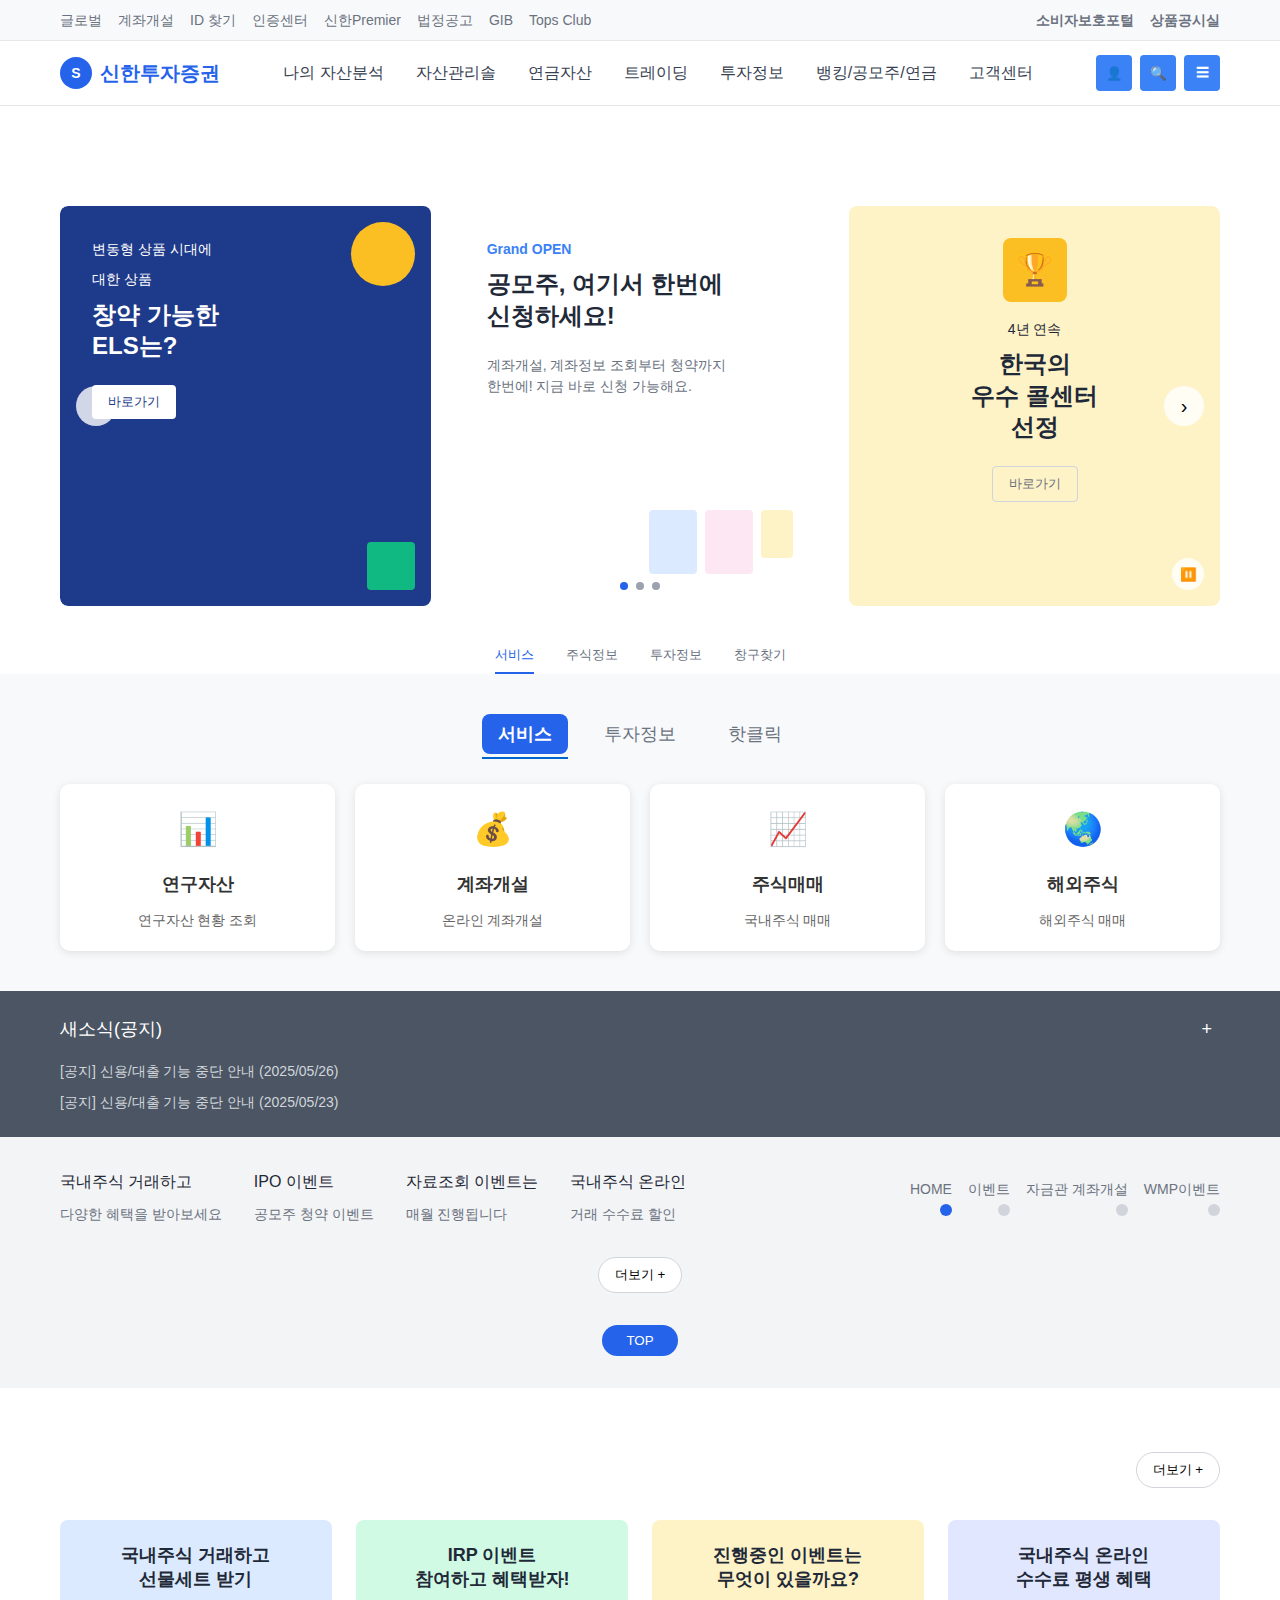
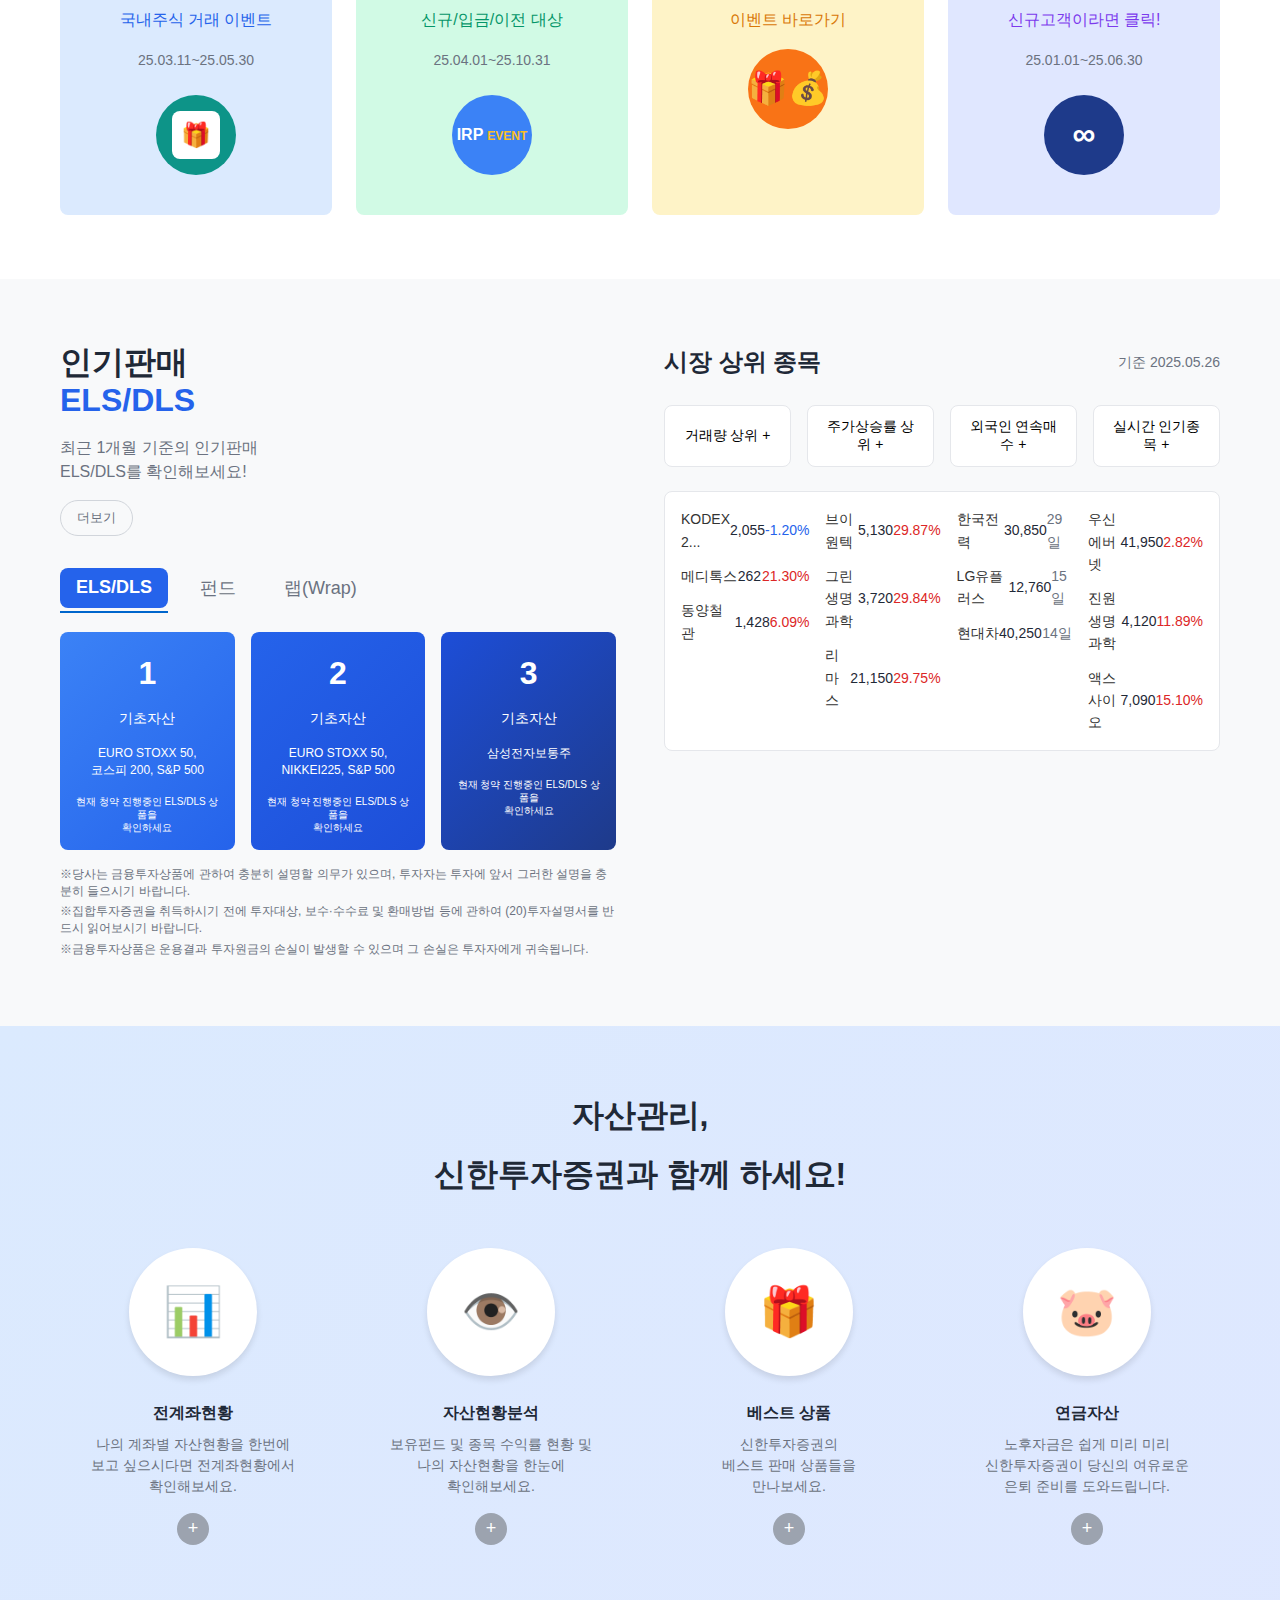
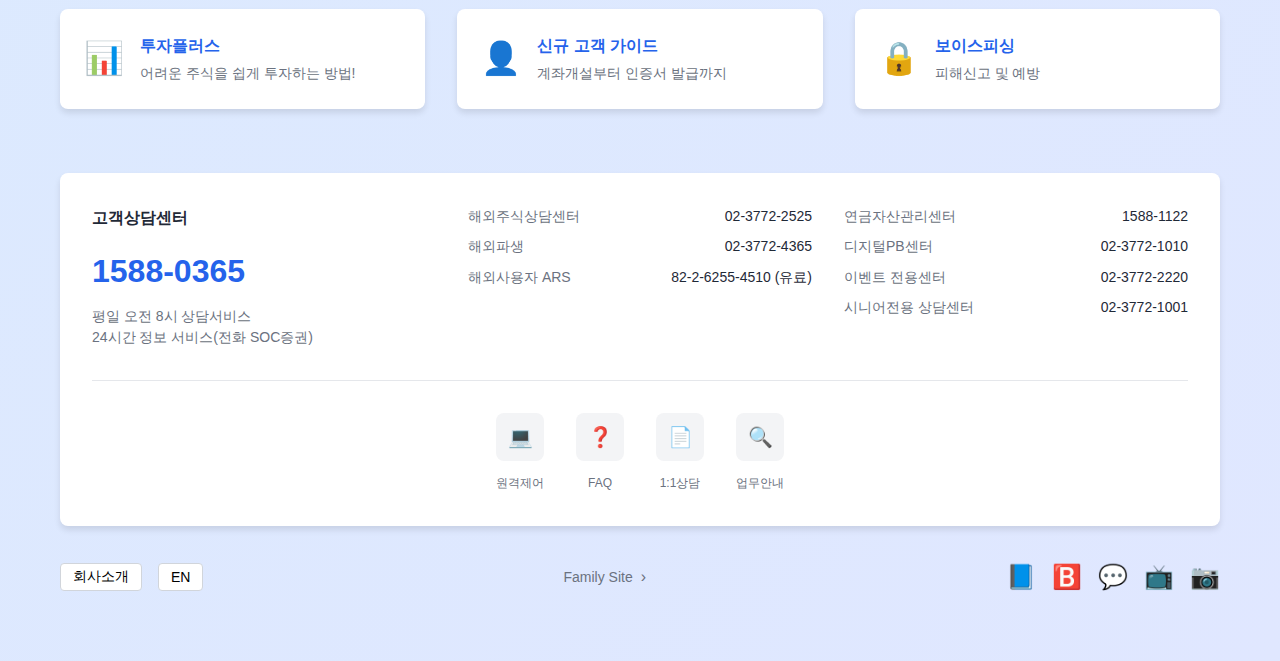
<file: homepage/index.html>
<!DOCTYPE html>
<html lang="ko">
<head>
    <meta charset="UTF-8">
    <meta name="viewport" content="width=device-width, initial-scale=1.0">
    <title>신한투자증권</title>
    <link rel="stylesheet" href="css/styles.css">
</head>
<body>
    <!-- Top Utility Bar -->
    <div class="top-bar">
        <div class="container">
            <div class="top-bar-content">
                <div class="top-links">
                    <a href="#">글로벌</a>
                    <a href="#">계좌개설</a>
                    <a href="#">ID 찾기</a>
                    <a href="#">인증센터</a>
                    <a href="#">신한Premier</a>
                    <a href="#">법정공고</a>
                    <a href="#">GIB</a>
                    <a href="#">Tops Club</a>
                </div>
                <div class="top-links-right">
                    <a href="#" class="highlight">소비자보호포털</a>
                    <a href="#" class="highlight">상품공시실</a>
                </div>
            </div>
        </div>
    </div>

    <!-- Main Header -->
    <header class="main-header">
        <div class="container">
            <div class="header-content">
                <!-- Logo -->
                <div class="logo">
                    <div class="logo-icon">S</div>
                    <span class="logo-text">신한투자증권</span>
                </div>

                <!-- Navigation -->
                <nav class="main-nav">
                    <a href="#">나의 자산분석</a>
                    <a href="#">자산관리솔</a>
                    <a href="#">연금자산</a>
                    <a href="#">트레이딩</a>
                    <a href="#">투자정보</a>
                    <a href="#">뱅킹/공모주/연금</a>
                    <a href="#">고객센터</a>
                </nav>

                <!-- Action Buttons -->
                <div class="action-buttons">
                    <button class="action-btn">👤</button>
                    <button class="action-btn">🔍</button>
                    <button class="action-btn">☰</button>
                </div>
            </div>
        </div>
    </header>

    <!-- Main Banner Carousel -->
    <section class="banner-section">
        <div class="container">
            <div class="carousel-container">
                <div class="carousel-wrapper">
                    <div class="carousel-slides" id="carouselSlides">
                        <!-- Slide 1 -->
                        <div class="slide active">
                            <div class="slide-grid">
                                <div class="slide-card els-card">
                                    <div class="card-content">
                                        <div class="card-subtitle">변동형 상품 시대에</div>
                                        <div class="card-subtitle">대한 상품</div>
                                        <h3 class="card-title">창약 가능한<br>ELS는?</h3>
                                        <button class="card-btn">바로가기</button>
                                    </div>
                                    <div class="card-decoration yellow-circle"></div>
                                    <div class="card-decoration green-rect"></div>
                                </div>

                                <div class="slide-card grand-open-card">
                                    <div class="card-content">
                                        <div class="card-badge">Grand OPEN</div>
                                        <h3 class="card-title">공모주, 여기서 한번에<br>신청하세요!</h3>
                                        <p class="card-description">계좌개설, 계좌정보 조회부터 청약까지<br>한번에! 지금 바로 신청 가능해요.</p>
                                    </div>
                                    <div class="card-illustration">
                                        <div class="illustration-item blue"></div>
                                        <div class="illustration-item pink"></div>
                                        <div class="illustration-item yellow"></div>
                                    </div>
                                </div>

                                <div class="slide-card award-card">
                                    <div class="card-content center">
                                        <div class="award-icon">🏆</div>
                                        <div class="card-subtitle">4년 연속</div>
                                        <h3 class="card-title">한국의<br>우수 콜센터<br>선정</h3>
                                        <button class="card-btn outline">바로가기</button>
                                    </div>
                                </div>
                            </div>
                        </div>

                        <!-- Slide 2 -->
                        <div class="slide">
                            <div class="slide-grid">
                                <div class="slide-card grand-open-card">
                                    <div class="card-content">
                                        <div class="card-badge">Grand OPEN</div>
                                        <h3 class="card-title">공모주, 여기서 한번에<br>신청하세요!</h3>
                                        <p class="card-description">계좌개설, 계좌정보 조회부터 청약까지<br>한번에! 지금 바로 신청 가능해요.</p>
                                    </div>
                                </div>

                                <div class="slide-card award-card">
                                    <div class="card-content center">
                                        <div class="award-icon">🏆</div>
                                        <div class="card-subtitle">4년 연속</div>
                                        <h3 class="card-title">한국의<br>우수 콜센터<br>선정</h3>
                                    </div>
                                </div>

                                <div class="slide-card els-card">
                                    <div class="card-content">
                                        <div class="card-subtitle">변동형 상품 시대에</div>
                                        <div class="card-subtitle">대한 상품</div>
                                        <h3 class="card-title">창약 가능한<br>ELS는?</h3>
                                    </div>
                                </div>
                            </div>
                        </div>

                        <!-- Slide 3 -->
                        <div class="slide">
                            <div class="slide-grid">
                                <div class="slide-card award-card">
                                    <div class="card-content center">
                                        <div class="award-icon">🏆</div>
                                        <div class="card-subtitle">4년 연속</div>
                                        <h3 class="card-title">한국의<br>우수 콜센터<br>선정</h3>
                                    </div>
                                </div>

                                <div class="slide-card els-card">
                                    <div class="card-content">
                                        <div class="card-subtitle">변동형 상품 시대에</div>
                                        <div class="card-subtitle">대한 상품</div>
                                        <h3 class="card-title">창약 가능한<br>ELS는?</h3>
                                    </div>
                                </div>

                                <div class="slide-card grand-open-card">
                                    <div class="card-content">
                                        <div class="card-badge">Grand OPEN</div>
                                        <h3 class="card-title">공모주, 여기서 한번에<br>신청하세요!</h3>
                                        <p class="card-description">계좌개설, 계좌정보 조회부터 청약까지<br>한번에! 지금 바로 신청 가능해요.</p>
                                    </div>
                                </div>
                            </div>
                        </div>
                    </div>
                </div>

                <!-- Navigation Arrows -->
                <button class="carousel-arrow prev" onclick="prevSlide()">‹</button>
                <button class="carousel-arrow next" onclick="nextSlide()">›</button>

                <!-- Slide Indicators -->
                <div class="carousel-indicators">
                    <button class="indicator active" onclick="goToSlide(0)"></button>
                    <button class="indicator" onclick="goToSlide(1)"></button>
                    <button class="indicator" onclick="goToSlide(2)"></button>
                </div>

                <!-- Play/Pause Control -->
                <div class="carousel-controls">
                    <button class="control-btn" onclick="togglePlay()">⏸️</button>
                </div>
            </div>

            <!-- Service Categories -->
            <div class="service-categories">
                <button class="category-btn active">서비스</button>
                <button class="category-btn">주식정보</button>
                <button class="category-btn">투자정보</button>
                <button class="category-btn">창구찾기</button>
            </div>
        </div>
    </section>

    <!-- Quick Service Section -->
    <section class="quick-service">
        <div class="container">
            <div class="service-tabs">
                <button class="tab-btn active">서비스</button>
                <button class="tab-btn">투자정보</button>
                <button class="tab-btn">핫클릭</button>
            </div>
            
            <div class="service-content active">
                <div class="service-grid">
                    <div class="service-item">
                        <div class="service-icon">📊</div>
                        <h4>연구자산</h4>
                        <p>연구자산 현황 조회</p>
                    </div>
                    <div class="service-item">
                        <div class="service-icon">💰</div>
                        <h4>계좌개설</h4>
                        <p>온라인 계좌개설</p>
                    </div>
                    <div class="service-item">
                        <div class="service-icon">📈</div>
                        <h4>주식매매</h4>
                        <p>국내주식 매매</p>
                    </div>
                    <div class="service-item">
                        <div class="service-icon">🌏</div>
                        <h4>해외주식</h4>
                        <p>해외주식 매매</p>
                    </div>
                </div>
            </div>

            <div class="service-content">
                <div class="service-grid">
                    <div class="service-item">
                        <div class="service-icon">📰</div>
                        <h4>시황정보</h4>
                        <p>국내외 시장동향</p>
                    </div>
                    <div class="service-item">
                        <div class="service-icon">📊</div>
                        <h4>투자전략</h4>
                        <p>전문가 투자전략</p>
                    </div>
                    <div class="service-item">
                        <div class="service-icon">📈</div>
                        <h4>시세정보</h4>
                        <p>실시간 시세조회</p>
                    </div>
                    <div class="service-item">
                        <div class="service-icon">📑</div>
                        <h4>공시정보</h4>
                        <p>기업 공시정보</p>
                    </div>
                </div>
            </div>

            <div class="service-content">
                <div class="service-grid">
                    <div class="service-item">
                        <div class="service-icon">🔥</div>
                        <h4>인기상품</h4>
                        <p>실시간 인기상품</p>
                    </div>
                    <div class="service-item">
                        <div class="service-icon">🎯</div>
                        <h4>추천종목</h4>
                        <p>오늘의 추천종목</p>
                    </div>
                    <div class="service-item">
                        <div class="service-icon">📱</div>
                        <h4>모바일앱</h4>
                        <p>모바일 서비스</p>
                    </div>
                    <div class="service-item">
                        <div class="service-icon">💡</div>
                        <h4>이벤트</h4>
                        <p>진행중인 이벤트</p>
                    </div>
                </div>
            </div>
        </div>
    </section>

    <!-- News Section -->
    <section class="news-section">
        <div class="container">
            <div class="news-header">
                <h3>새소식(공지)</h3>
                <button class="news-more">+</button>
            </div>
            <div class="news-list">
                <div class="news-item">[공지] 신용/대출 기능 중단 안내 (2025/05/26)</div>
                <div class="news-item">[공지] 신용/대출 기능 중단 안내 (2025/05/23)</div>
            </div>
        </div>
    </section>

    <!-- Footer Navigation -->
    <footer class="footer-nav">
        <div class="container">
            <div class="footer-content">
                <div class="footer-links">
                    <div class="footer-item">
                        <h4>국내주식 거래하고</h4>
                        <p>다양한 혜택을 받아보세요</p>
                    </div>
                    <div class="footer-item">
                        <h4>IPO 이벤트</h4>
                        <p>공모주 청약 이벤트</p>
                    </div>
                    <div class="footer-item">
                        <h4>자료조회 이벤트는</h4>
                        <p>매월 진행됩니다</p>
                    </div>
                    <div class="footer-item">
                        <h4>국내주식 온라인</h4>
                        <p>거래 수수료 할인</p>
                    </div>
                </div>
                <div class="footer-indicators">
                    <div class="indicator-item">
                        <span>HOME</span>
                        <div class="indicator-dot active"></div>
                    </div>
                    <div class="indicator-item">
                        <span>이벤트</span>
                        <div class="indicator-dot"></div>
                    </div>
                    <div class="indicator-item">
                        <span>자금관 계좌개설</span>
                        <div class="indicator-dot"></div>
                    </div>
                    <div class="indicator-item">
                        <span>WMP이벤트</span>
                        <div class="indicator-dot"></div>
                    </div>
                </div>
            </div>
            <div class="footer-actions">
                <button class="more-btn">더보기 +</button>
            </div>
            <div class="footer-top">
                <button class="top-btn">TOP</button>
            </div>
        </div>
    </footer>

    <!-- Events Section -->
    <section class="events-section">
        <div class="container">
            <div class="events-header">
                <button class="more-btn">더보기 +</button>
            </div>
            <div class="events-grid">
                <div class="event-card blue-theme">
                    <h3>국내주식 거래하고<br>선물세트 받기</h3>
                    <p class="event-category">국내주식 거래 이벤트</p>
                    <p class="event-date">25.03.11~25.05.30</p>
                    <div class="event-icon">
                        <div class="icon-circle teal">
                            <div class="icon-inner">🎁</div>
                        </div>
                    </div>
                </div>

                <div class="event-card green-theme">
                    <h3>IRP 이벤트<br>참여하고 혜택받자!</h3>
                    <p class="event-category">신규/입금/이전 대상</p>
                    <p class="event-date">25.04.01~25.10.31</p>
                    <div class="event-icon">
                        <div class="icon-circle blue">
                            <span class="irp-text">IRP<span class="event-text">EVENT</span></span>
                        </div>
                    </div>
                </div>

                <div class="event-card yellow-theme">
                    <h3>진행중인 이벤트는<br>무엇이 있을까요?</h3>
                    <p class="event-category">이벤트 바로가기</p>
                    <div class="event-icon">
                        <div class="icon-circle orange">
                            <span class="gift-icons">🎁💰</span>
                        </div>
                    </div>
                </div>

                <div class="event-card purple-theme">
                    <h3>국내주식 온라인<br>수수료 평생 혜택</h3>
                    <p class="event-category">신규고객이라면 클릭!</p>
                    <p class="event-date">25.01.01~25.06.30</p>
                    <div class="event-icon">
                        <div class="icon-circle dark-blue">
                            <span class="infinity">∞</span>
                        </div>
                    </div>
                </div>
            </div>
        </div>
    </section>

    <!-- Popular ELS/DLS Section -->
    <section class="els-section">
        <div class="container">
            <div class="els-grid">
                <!-- ELS/DLS Section -->
                <div class="els-content">
                    <div class="els-header">
                        <h2>인기판매<br><span class="blue-text">ELS/DLS</span></h2>
                        <p>최근 1개월 기준의 인기판매<br>ELS/DLS를 확인해보세요!</p>
                        <button class="more-btn outline">더보기</button>
                    </div>

                    <!-- Tab Navigation -->
                    <div class="tab-nav">
                        <button class="tab-btn active">ELS/DLS</button>
                        <button class="tab-btn">펀드</button>
                        <button class="tab-btn">랩(Wrap)</button>
                    </div>

                    <!-- ELS/DLS Cards -->
                    <div class="els-cards">
                        <div class="els-card-item gradient-1">
                            <div class="card-number">1</div>
                            <div class="card-label">기초자산</div>
                            <div class="card-assets">EURO STOXX 50,<br>코스피 200, S&P 500</div>
                            <div class="card-desc">현재 청약 진행중인 ELS/DLS 상품을<br>확인하세요</div>
                        </div>

                        <div class="els-card-item gradient-2">
                            <div class="card-number">2</div>
                            <div class="card-label">기초자산</div>
                            <div class="card-assets">EURO STOXX 50,<br>NIKKEI225, S&P 500</div>
                            <div class="card-desc">현재 청약 진행중인 ELS/DLS 상품을<br>확인하세요</div>
                        </div>

                        <div class="els-card-item gradient-3">
                            <div class="card-number">3</div>
                            <div class="card-label">기초자산</div>
                            <div class="card-assets">삼성전자보통주</div>
                            <div class="card-desc">현재 청약 진행중인 ELS/DLS 상품을<br>확인하세요</div>
                        </div>
                    </div>

                    <div class="els-disclaimer">
                        <p>※당사는 금융투자상품에 관하여 충분히 설명할 의무가 있으며, 투자자는 투자에 앞서 그러한 설명을 충분히 들으시기 바랍니다.</p>
                        <p>※집합투자증권을 취득하시기 전에 투자대상, 보수·수수료 및 환매방법 등에 관하여 (20)투자설명서를 반드시 읽어보시기 바랍니다.</p>
                        <p>※금융투자상품은 운용결과 투자원금의 손실이 발생할 수 있으며 그 손실은 투자자에게 귀속됩니다.</p>
                    </div>
                </div>

                <!-- Market Top Stocks -->
                <div class="market-content">
                    <div class="market-header">
                        <h3>시장 상위 종목</h3>
                        <span class="market-date">기준 2025.05.26</span>
                    </div>

                    <!-- Stock Categories -->
                    <div class="stock-categories">
                        <button class="stock-category">거래량 상위 +</button>
                        <button class="stock-category">주가상승률 상위 +</button>
                        <button class="stock-category">외국인 연속매수 +</button>
                        <button class="stock-category">실시간 인기종목 +</button>
                    </div>

                    <!-- Stock Table -->
                    <div class="stock-table">
                        <div class="stock-column">
                            <div class="stock-item">
                                <span class="stock-name">KODEX 2...</span>
                                <span class="stock-price">2,055</span>
                                <span class="stock-change negative">-1.20%</span>
                            </div>
                            <div class="stock-item">
                                <span class="stock-name">메디톡스</span>
                                <span class="stock-price">262</span>
                                <span class="stock-change positive">21.30%</span>
                            </div>
                            <div class="stock-item">
                                <span class="stock-name">동양철관</span>
                                <span class="stock-price">1,428</span>
                                <span class="stock-change positive">6.09%</span>
                            </div>
                        </div>

                        <div class="stock-column">
                            <div class="stock-item">
                                <span class="stock-name">브이원텍</span>
                                <span class="stock-price">5,130</span>
                                <span class="stock-change positive">29.87%</span>
                            </div>
                            <div class="stock-item">
                                <span class="stock-name">그린생명과학</span>
                                <span class="stock-price">3,720</span>
                                <span class="stock-change positive">29.84%</span>
                            </div>
                            <div class="stock-item">
                                <span class="stock-name">리마스</span>
                                <span class="stock-price">21,150</span>
                                <span class="stock-change positive">29.75%</span>
                            </div>
                        </div>

                        <div class="stock-column">
                            <div class="stock-item">
                                <span class="stock-name">한국전력</span>
                                <span class="stock-price">30,850</span>
                                <span class="stock-days">29일</span>
                            </div>
                            <div class="stock-item">
                                <span class="stock-name">LG유플러스</span>
                                <span class="stock-price">12,760</span>
                                <span class="stock-days">15일</span>
                            </div>
                            <div class="stock-item">
                                <span class="stock-name">현대차</span>
                                <span class="stock-price">40,250</span>
                                <span class="stock-days">14일</span>
                            </div>
                        </div>

                        <div class="stock-column">
                            <div class="stock-item">
                                <span class="stock-name">우신에버넷</span>
                                <span class="stock-price">41,950</span>
                                <span class="stock-change positive">2.82%</span>
                            </div>
                            <div class="stock-item">
                                <span class="stock-name">진원생명과학</span>
                                <span class="stock-price">4,120</span>
                                <span class="stock-change positive">11.89%</span>
                            </div>
                            <div class="stock-item">
                                <span class="stock-name">액스사이오</span>
                                <span class="stock-price">7,090</span>
                                <span class="stock-change positive">15.10%</span>
                            </div>
                        </div>
                    </div>
                </div>
            </div>
        </div>
    </section>

    <!-- Asset Management Section -->
    <section class="asset-section">
        <div class="container">
            <div class="asset-header">
                <h2>자산관리,</h2>
                <h2 class="blue-text">신한투자증권과 함께 하세요!</h2>
            </div>

            <!-- Service Icons -->
            <div class="asset-services">
                <div class="asset-service">
                    <div class="service-circle">
                        <span class="service-emoji">📊</span>
                    </div>
                    <h4>전계좌현황</h4>
                    <p>나의 계좌별 자산현황을 한번에<br>보고 싶으시다면 전계좌현황에서<br>확인해보세요.</p>
                    <button class="service-plus">+</button>
                </div>

                <div class="asset-service">
                    <div class="service-circle">
                        <span class="service-emoji">👁️</span>
                    </div>
                    <h4>자산현황분석</h4>
                    <p>보유펀드 및 종목 수익률 현황 및<br>나의 자산현황을 한눈에<br>확인해보세요.</p>
                    <button class="service-plus">+</button>
                </div>

                <div class="asset-service">
                    <div class="service-circle">
                        <span class="service-emoji">🎁</span>
                    </div>
                    <h4>베스트 상품</h4>
                    <p>신한투자증권의<br>베스트 판매 상품들을<br>만나보세요.</p>
                    <button class="service-plus">+</button>
                </div>

                <div class="asset-service">
                    <div class="service-circle">
                        <span class="service-emoji">🐷</span>
                    </div>
                    <h4>연금자산</h4>
                    <p>노후자금은 쉽게 미리 미리<br>신한투자증권이 당신의 여유로운<br>은퇴 준비를 도와드립니다.</p>
                    <button class="service-plus">+</button>
                </div>
            </div>

            <!-- Service Cards -->
            <div class="service-cards">
                <div class="service-card">
                    <div class="card-icon">📊</div>
                    <div class="card-info">
                        <h4>투자플러스</h4>
                        <p>어려운 주식을 쉽게 투자하는 방법!</p>
                    </div>
                </div>

                <div class="service-card">
                    <div class="card-icon">👤</div>
                    <div class="card-info">
                        <h4>신규 고객 가이드</h4>
                        <p>계좌개설부터 인증서 발급까지</p>
                    </div>
                </div>

                <div class="service-card">
                    <div class="card-icon">🔒</div>
                    <div class="card-info">
                        <h4>보이스피싱</h4>
                        <p>피해신고 및 예방</p>
                    </div>
                </div>
            </div>

            <!-- Contact Information -->
            <div class="contact-info">
                <div class="contact-grid">
                    <div class="contact-main">
                        <h4>고객상담센터</h4>
                        <div class="phone-number">1588-0365</div>
                        <p>평일 오전 8시 상담서비스<br>24시간 정보 서비스(전화 SOC증권)</p>
                    </div>

                    <div class="contact-details">
                        <div class="contact-item">
                            <span>해외주식상담센터</span>
                            <span>02-3772-2525</span>
                        </div>
                        <div class="contact-item">
                            <span>해외파생</span>
                            <span>02-3772-4365</span>
                        </div>
                        <div class="contact-item">
                            <span>해외사용자 ARS</span>
                            <span>82-2-6255-4510 (유료)</span>
                        </div>
                    </div>

                    <div class="contact-details">
                        <div class="contact-item">
                            <span>연금자산관리센터</span>
                            <span>1588-1122</span>
                        </div>
                        <div class="contact-item">
                            <span>디지털PB센터</span>
                            <span>02-3772-1010</span>
                        </div>
                        <div class="contact-item">
                            <span>이벤트 전용센터</span>
                            <span>02-3772-2220</span>
                        </div>
                        <div class="contact-item">
                            <span>시니어전용 상담센터</span>
                            <span>02-3772-1001</span>
                        </div>
                    </div>
                </div>

                <!-- Quick Links -->
                <div class="quick-links">
                    <div class="quick-link">
                        <div class="quick-icon">💻</div>
                        <span>원격제어</span>
                    </div>
                    <div class="quick-link">
                        <div class="quick-icon">❓</div>
                        <span>FAQ</span>
                    </div>
                    <div class="quick-link">
                        <div class="quick-icon">📄</div>
                        <span>1:1상담</span>
                    </div>
                    <div class="quick-link">
                        <div class="quick-icon">🔍</div>
                        <span>업무안내</span>
                    </div>
                </div>
            </div>

            <!-- Language and Social Links -->
            <div class="footer-bottom">
                <div class="language-links">
                    <button class="lang-btn">회사소개</button>
                    <button class="lang-btn">EN</button>
                </div>
                <div class="family-site">
                    <span>Family Site</span>
                    <button class="arrow-btn">›</button>
                </div>
                <div class="social-links">
                    <span class="social-icon">📘</span>
                    <span class="social-icon">🅱️</span>
                    <span class="social-icon">💬</span>
                    <span class="social-icon">📺</span>
                    <span class="social-icon">📷</span>
                </div>
            </div>
        </div>
    </section>

    <script>
        let currentSlide = 0;
        let isPlaying = true;
        let autoPlayInterval;

        function showSlide(index) {
            const slides = document.querySelectorAll('.slide');
            const indicators = document.querySelectorAll('.indicator');
            
            slides.forEach((slide, i) => {
                slide.classList.toggle('active', i === index);
            });
            
            indicators.forEach((indicator, i) => {
                indicator.classList.toggle('active', i === index);
            });
        }

        function nextSlide() {
            currentSlide = (currentSlide + 1) % 3;
            showSlide(currentSlide);
        }

        function prevSlide() {
            currentSlide = (currentSlide - 1 + 3) % 3;
            showSlide(currentSlide);
        }

        function goToSlide(index) {
            currentSlide = index;
            showSlide(currentSlide);
        }

        function togglePlay() {
            isPlaying = !isPlaying;
            const controlBtn = document.querySelector('.control-btn');
            controlBtn.textContent = isPlaying ? '⏸️' : '▶️';
            
            if (isPlaying) {
                startAutoPlay();
            } else {
                stopAutoPlay();
            }
        }

        function startAutoPlay() {
            autoPlayInterval = setInterval(nextSlide, 5000);
        }

        function stopAutoPlay() {
            clearInterval(autoPlayInterval);
        }

        // Initialize auto-play
        startAutoPlay();

        // Pause auto-play on hover
        const carouselContainer = document.querySelector('.carousel-container');
        carouselContainer.addEventListener('mouseenter', stopAutoPlay);
        carouselContainer.addEventListener('mouseleave', () => {
            if (isPlaying) startAutoPlay();
        });

        // Quick Service 탭 기능
        document.addEventListener('DOMContentLoaded', function() {
            const tabBtns = document.querySelectorAll('.service-tabs .tab-btn');
            const tabContents = document.querySelectorAll('.service-content');

            tabBtns.forEach((btn, index) => {
                btn.addEventListener('click', () => {
                    // 모든 탭과 컨텐츠의 active 클래스 제거
                    tabBtns.forEach(b => b.classList.remove('active'));
                    tabContents.forEach(c => c.classList.remove('active'));

                    // 클릭된 탭과 해당 컨텐츠에 active 클래스 추가
                    btn.classList.add('active');
                    tabContents[index].classList.add('active');
                });
            });
        });
    </script>
</body>
</html>
</file>
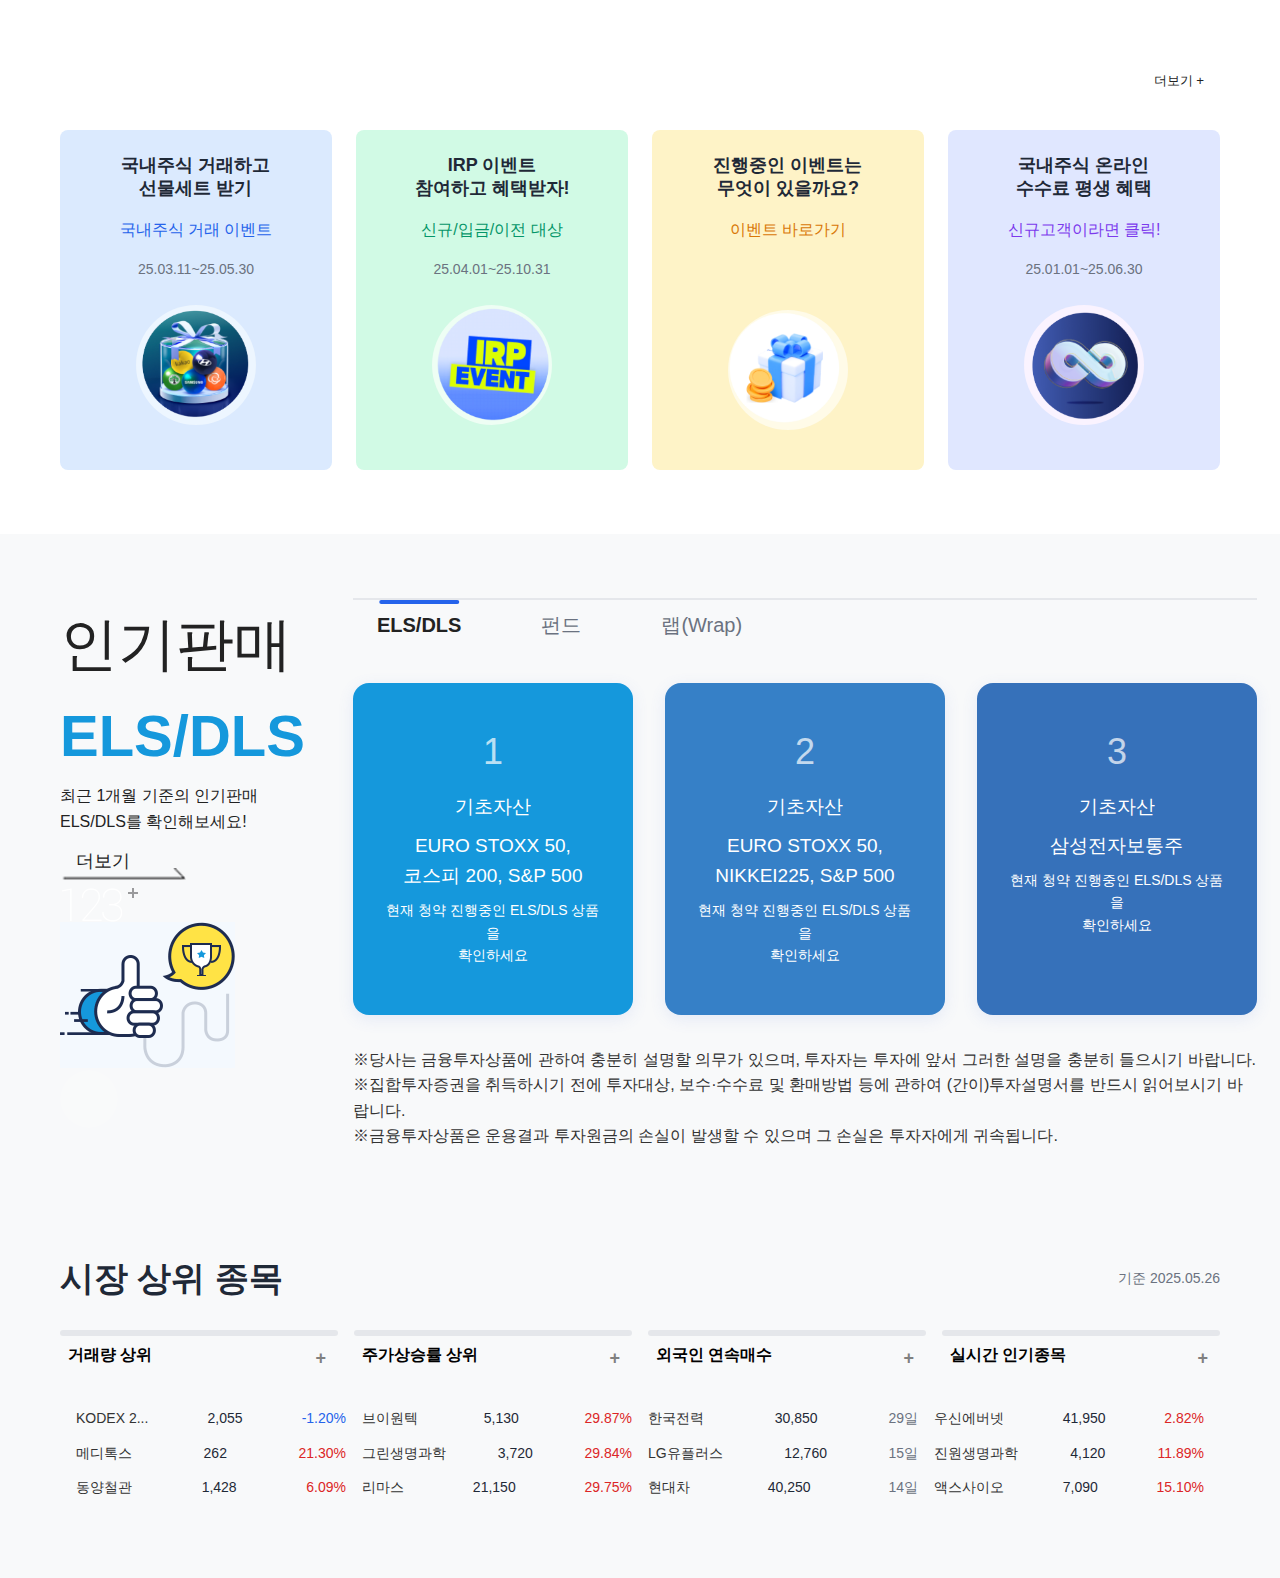
<file: homepage/sections/layout-middle.html>
<!DOCTYPE html>
<html lang="ko">
<head>
    <meta charset="UTF-8">
    <meta name="viewport" content="width=device-width, initial-scale=1.0">
    <title>신한투자증권</title>
    <link rel="stylesheet" href="../css/layout-middle.css">

    
</head>
<body>

<!-- Events Section -->
<section class="events-section">
    <div class="container">
        <div class="events-header">
            <button class="more-btn">더보기 +</button>
        </div>
        <div class="events-grid">
            <div class="event-card blue-theme">
                <h3>국내주식 거래하고<br>선물세트 받기</h3>
                <p class="event-category">국내주식 거래 이벤트</p>
                <p class="event-date">25.03.11~25.05.30</p>
                <div class="event-icon">
                    <img src="../imgs/ball_present.png" alt="국내주식 거래하고 선물세트 받기">
                </div>
            </div>

            <div class="event-card green-theme">
                <h3>IRP 이벤트<br>참여하고 혜택받자!</h3>
                <p class="event-category">신규/입금/이전 대상</p>
                <p class="event-date">25.04.01~25.10.31</p>
                <div class="event-icon">
                    <img src="../imgs/irpevent.png" alt="irpevent">
                </div>
            </div>

            <div class="event-card yellow-theme">
                <h3>진행중인 이벤트는<br>무엇이 있을까요?</h3>
                <p class="event-category">이벤트 바로가기</p>
                <br>
                <br>
                <div class="event-icon">
                    <img src="../imgs/present.png" alt="ball_present">
                </div>
            </div>

            <div class="event-card purple-theme">
                <h3>국내주식 온라인<br>수수료 평생 혜택</h3>
                <p class="event-category">신규고객이라면 클릭!</p>
                <p class="event-date">25.01.01~25.06.30</p>
                <div class="event-icon">
                    <img src="../imgs/infinite.png" alt="infinite">
                </div>
            </div>
        </div>
    </div>
</section>

<!-- Popular ELS/DLS Section -->
<div class="els-section">
    <div class="container">
        <div class="els-grid">
            <div class="els-header">
                <h2 style="font-size: 58px;">
                    <span style="font-weight: normal;">인기판매</span><br>
                    <span id="tab-title" class="blue-text">ELS/DLS</span>
                </h2>
                <p>최근 1개월 기준의 인기판매<br>ELS/DLS를 확인해보세요!</p>
                <button class="more-btn outline">더보기</button>
                <div class="els-thumbsImg"></div>
                <img src="../imgs/thumsup.png" alt="els_thumbs">
            </div>
            <div class="els-content">
                <div class="tab-nav">
                    <button class="tab-btn active" data-tab="els">ELS/DLS</button>
                    <button class="tab-btn" data-tab="fund">펀드</button>
                    <button class="tab-btn" data-tab="wrap">랩(Wrap)</button>
                </div>
                <div class="els-cards tab-content tab-els active">
                    <div class="els-card-item gradient-1">
                        <div class="card-number">1</div>
                        <div class="card-label">기초자산</div>
                        <div class="card-assets">EURO STOXX 50,<br>코스피 200, S&P 500</div>
                        <div class="card-desc">현재 청약 진행중인 ELS/DLS 상품을<br>확인하세요</div>
                    </div>
                    <div class="els-card-item gradient-2">
                        <div class="card-number">2</div>
                        <div class="card-label">기초자산</div>
                        <div class="card-assets">EURO STOXX 50,<br>NIKKEI225, S&P 500</div>
                        <div class="card-desc">현재 청약 진행중인 ELS/DLS 상품을<br>확인하세요</div>
                    </div>
                    <div class="els-card-item gradient-3">
                        <div class="card-number">3</div>
                        <div class="card-label">기초자산</div>
                        <div class="card-assets">삼성전자보통주</div>
                        <div class="card-desc">현재 청약 진행중인 ELS/DLS 상품을<br>확인하세요</div>
                    </div>
                </div>
                <div class="els-cards tab-content tab-fund">
                    <div class="els-card-item gradient-1">
                        <div class="card-number">1</div>
                        <div class="card-label">펀드명</div>
                        <div class="card-assets">신한초단기채증권투자신탁</div>
                        <div class="card-desc">수익률 0.26%</div>
                    </div>
                    <div class="els-card-item gradient-2">
                        <div class="card-number">2</div>
                        <div class="card-assets">유진챔피언단기채증권자투자신탁</div>
                        <div class="card-desc">수익률 0.30%</div>
                    </div>
                    <div class="els-card-item gradient-3">
                        <div class="card-number">3</div>

                        <div class="card-assets">우리나라초단기채[채권](C-e) </div>
                        <div class="card-desc">수익률 0.26%</div>
                    </div>
                </div>
                <div class="els-cards tab-content tab-wrap">
                    <div class="els-card-item gradient-1">
                        <div class="card-number">1</div>
                        <div class="card-label">프로PB랩<br>마스터후취형</div>
                        <div class="card-assets">최소투자기간: 1년</div>
                        <div class="card-desc">최소가입금액: 30,000,000원</div>
                    </div>
                    <div class="els-card-item gradient-2">
                        <div class="card-number">2</div>
                        <div class="card-label">프로PB랩 올인원형</div>
                        <div class="card-assets">최소투자기간: 1년</div>
                        <div class="card-desc">최소가입금액: 30,000,000원</div>
                    </div>
                    <div class="els-card-item gradient-3">
                        <div class="card-number">3</div>
                        <div class="card-label">프로PB랩<br>마스터혼합형</div>
                        <div class="card-assets">최소투자기간: 1년</div>
                        <div class="card-desc">최소가입금액: 30,000,000원</div>
                    </div>
                </div>
                <ul class="caution marT20 contMid_info">
                    <li>&#8251당사는 금융투자상품에 관하여 충분히 설명할 의무가 있으며, 투자자는 투자에 앞서 그러한 설명을 충분히 들으시기 바랍니다.</li>
                    <li>&#8251집합투자증권을 취득하시기 전에 투자대상, 보수·수수료 및 환매방법 등에 관하여 (간이)투자설명서를 반드시 읽어보시기 바랍니다.</li>
                    <li>&#8251금융투자상품은 운용결과 투자원금의 손실이 발생할 수 있으며 그 손실은 투자자에게 귀속됩니다.</li>
                </ul>
                <br>
                <br>
                <br>
                <br>
            </div>
        </div>
        <div class="market-content">
            <div class="market-header">
                <h3 style="font-size: 34px;">시장 상위 종목</h3>
                <span class="market-date">기준 2025.05.26</span>
            </div>
            <div class="stock-categories">
                <span class="stock-category">
                    <span class="category-label">거래량 상위</span>
                    <button class="plus-btn" type="button">+</button>
                </span>
                <span class="stock-category">
                    <span class="category-label">주가상승률 상위</span>
                    <button class="plus-btn" type="button">+</button>
                </span>
                <span class="stock-category">
                    <span class="category-label">외국인 연속매수</span>
                    <button class="plus-btn" type="button">+</button>
                </span>
                <span class="stock-category">
                    <span class="category-label">실시간 인기종목</span>
                    <button class="plus-btn" type="button">+</button>
                </span>
            </div>
            <div class="stock-table">
                <div class="stock-column">
                    <div class="stock-item">
                        <span class="stock-name">KODEX 2...</span>
                        <span class="stock-price">2,055</span>
                        <span class="stock-change negative">-1.20%</span>
                    </div>
                    <div class="stock-item">
                        <span class="stock-name">메디톡스</span>
                        <span class="stock-price">262</span>
                        <span class="stock-change positive">21.30%</span>
                    </div>
                    <div class="stock-item">
                        <span class="stock-name">동양철관</span>
                        <span class="stock-price">1,428</span>
                        <span class="stock-change positive">6.09%</span>
                    </div>
                </div>
                <div class="stock-column">
                    <div class="stock-item">
                        <span class="stock-name">브이원텍</span>
                        <span class="stock-price">5,130</span>
                        <span class="stock-change positive">29.87%</span>
                    </div>
                    <div class="stock-item">
                        <span class="stock-name">그린생명과학</span>
                        <span class="stock-price">3,720</span>
                        <span class="stock-change positive">29.84%</span>
                    </div>
                    <div class="stock-item">
                        <span class="stock-name">리마스</span>
                        <span class="stock-price">21,150</span>
                        <span class="stock-change positive">29.75%</span>
                    </div>
                </div>
                <div class="stock-column">
                    <div class="stock-item">
                        <span class="stock-name">한국전력</span>
                        <span class="stock-price">30,850</span>
                        <span class="stock-days">29일</span>
                    </div>
                    <div class="stock-item">
                        <span class="stock-name">LG유플러스</span>
                        <span class="stock-price">12,760</span>
                        <span class="stock-days">15일</span>
                    </div>
                    <div class="stock-item">
                        <span class="stock-name">현대차</span>
                        <span class="stock-price">40,250</span>
                        <span class="stock-days">14일</span>
                    </div>
                </div>
                <div class="stock-column">
                    <div class="stock-item">
                        <span class="stock-name">우신에버넷</span>
                        <span class="stock-price">41,950</span>
                        <span class="stock-change positive">2.82%</span>
                    </div>
                    <div class="stock-item">
                        <span class="stock-name">진원생명과학</span>
                        <span class="stock-price">4,120</span>
                        <span class="stock-change positive">11.89%</span>
                    </div>
                    <div class="stock-item">
                        <span class="stock-name">액스사이오</span>
                        <span class="stock-price">7,090</span>
                        <span class="stock-change positive">15.10%</span>
                    </div>
                </div>
            </div>
        </div>
    </div>
</div>

<script>
const tabTitleMap = {
    els: 'ELS/DLS',
    fund: '펀드',
    wrap: '랩(Wrap)'
};
const gradientMap = {
        els: ['gradient-1', 'gradient-2', 'gradient-3'],
        fund: ['gradient-fund-1', 'gradient-fund-2', 'gradient-fund-3'],
        wrap: ['gradient-wrap-1', 'gradient-wrap-2', 'gradient-wrap-3'],
    };

document.addEventListener('DOMContentLoaded', function() {
    const tabButtons = document.querySelectorAll('.tab-btn');
    const blueText = document.querySelector('.blue-text');
    
    tabButtons.forEach(button => {
        button.addEventListener('click', function() {
            // Remove active class from all buttons
            tabButtons.forEach(btn => btn.classList.remove('active'));
            // Add active class to clicked button
            this.classList.add('active');
            
            // Switch tab content
            const tab = this.getAttribute('data-tab');
            document.querySelectorAll('.tab-content').forEach(tc => tc.classList.remove('active'));
            document.querySelector('.tab-' + tab).classList.add('active');
            
            // Update header title
            document.getElementById('tab-title').textContent = tabTitleMap[tab];
            
            // Change text color based on selected tab
            if (this.dataset.tab === 'fund') {
                blueText.style.color = '#587cc5';
            } else if (this.dataset.tab === 'wrap') {
                blueText.style.color = '#7a5ab4';
            } else {
                blueText.style.color = 'rgb(21, 152, 220)'; // Default color
            }
             // 🎯 카드 배경 변경
             const cardItems = document.querySelectorAll('.tab-' + tab + ' .els-card-item');
            cardItems.forEach((card, index) => {
                card.classList.forEach(cls => {
                    if (cls.startsWith('gradient-')) card.classList.remove(cls);
                });
                const newClass = gradientMap[tab][index];
                if (newClass) card.classList.add(newClass);
            });

            
        });
    });
});
</script>

</body>
</html>
</file>
<file: homepage/css/styles.css>
* {
    margin: 0;
    padding: 0;
    box-sizing: border-box;
}

body {
    font-family: -apple-system, BlinkMacSystemFont, 'Segoe UI', Roboto, sans-serif;
    line-height: 1.6;
    color: #333;
}

.container {
    max-width: 1200px;
    margin: 0 auto;
    padding: 0 20px;
}

/* Top Utility Bar */
.top-bar {
    background-color: #f8f9fa;
    border-bottom: 1px solid #e5e7eb;
    font-size: 14px;
}

.top-bar-content {
    display: flex;
    justify-content: space-between;
    align-items: center;
    height: 40px;
}

.top-links, .top-links-right {
    display: flex;
    gap: 16px;
}

.top-links a, .top-links-right a {
    color: #6b7280;
    text-decoration: none;
    transition: color 0.3s;
}

.top-links a:hover, .top-links-right a:hover {
    color: #333333;
}

.top-links-right .highlight {
    font-weight: 600;
}

/* Main Header */
.main-header {
    background: white;
    border-bottom: 1px solid #e5e7eb;
    position: sticky;
    top: 0;
    z-index: 100;
}

.header-content {
    display: flex;
    align-items: center;
    justify-content: space-between;
    height: 64px;
}

.logo {
    display: flex;
    align-items: center;
    gap: 8px;
}

.logo-icon {
    width: 32px;
    height: 32px;
    background: #2563eb;
    border-radius: 50%;
    display: flex;
    align-items: center;
    justify-content: center;
    color: white;
    font-weight: bold;
    font-size: 14px;
}

.logo-text {
    color: #2563eb;
    font-weight: bold;
    font-size: 20px;
}

.main-nav {
    display: flex;
    gap: 32px;
}

.main-nav a {
    color: #374151;
    text-decoration: none;
    font-weight: 500;
    transition: color 0.3s;
}

.main-nav a:hover {
    color: #2563eb;
}

.action-buttons {
    display: flex;
    gap: 8px;
}

.action-btn {
    width: 36px;
    height: 36px;
    background: #3b82f6;
    border: none;
    border-radius: 4px;
    color: white;
    cursor: pointer;
    transition: background-color 0.3s;
}

.action-btn:hover {
    background: #2563eb;
}

/* Banner Section */
.banner-section {
    position: relative;
    overflow: hidden;
    padding-top: 100px; /* 또는 0으로 */
  }
  

.carousel-container {
    position: relative;
    border-radius: 8px;
    overflow: hidden;
}

.carousel-wrapper {
    position: relative;
    overflow: hidden;
}

.carousel-slides {
    display: flex;
    transition: transform 0.5s ease-in-out;
}

.slide {
    width: 100%;
    flex-shrink: 0;
    display: none;
}

.slide.active {
    display: block;
}

.slide-grid {
    display: grid;
    grid-template-columns: repeat(3, 1fr);
    gap: 24px;
    min-height: 400px;
}

.slide-card {
    border-radius: 8px;
    padding: 32px;
    position: relative;
    overflow: hidden;
}

.els-card {
    background: #1e3a8a;
    color: white;
}

.grand-open-card {
    background: white;
    color: #1f2937;
}

.award-card {
    background: #fef3c7;
    color: #1f2937;
}

.card-content {
    position: relative;
    z-index: 10;
}

.card-content.center {
    text-align: center;
}

.card-subtitle {
    font-size: 14px;
    margin-bottom: 8px;
}

.card-badge {
    color: #3b82f6;
    font-size: 14px;
    font-weight: 600;
    margin-bottom: 8px;
}

.card-title {
    font-size: 24px;
    font-weight: bold;
    margin-bottom: 24px;
    line-height: 1.3;
}

.card-description {
    color: #6b7280;
    font-size: 14px;
    margin-bottom: 24px;
    line-height: 1.5;
}

.card-btn {
    background: white;
    color: #1e3a8a;
    border: none;
    padding: 8px 16px;
    border-radius: 4px;
    font-weight: 500;
    cursor: pointer;
    transition: background-color 0.3s;
}

.card-btn.outline {
    background: transparent;
    color: #6b7280;
    border: 1px solid #d1d5db;
}

.card-btn:hover {
    background: #f3f4f6;
}

.card-decoration {
    position: absolute;
}

.yellow-circle {
    top: 16px;
    right: 16px;
    width: 64px;
    height: 64px;
    background: #fbbf24;
    border-radius: 50%;
}

.green-rect {
    bottom: 16px;
    right: 16px;
    width: 48px;
    height: 48px;
    background: #10b981;
    border-radius: 4px;
}

.card-illustration {
    position: absolute;
    bottom: 32px;
    right: 32px;
    display: flex;
    gap: 8px;
}

.illustration-item {
    border-radius: 4px;
}

.illustration-item.blue {
    width: 48px;
    height: 64px;
    background: #dbeafe;
}

.illustration-item.pink {
    width: 48px;
    height: 64px;
    background: #fce7f3;
}

.illustration-item.yellow {
    width: 32px;
    height: 48px;
    background: #fef3c7;
}

.award-icon {
    width: 64px;
    height: 64px;
    background: #fbbf24;
    border-radius: 8px;
    display: flex;
    align-items: center;
    justify-content: center;
    font-size: 32px;
    margin: 0 auto 16px;
}

/* Carousel Controls */
.carousel-arrow {
    position: absolute;
    top: 50%;
    transform: translateY(-50%);
    width: 40px;
    height: 40px;
    background: rgba(255, 255, 255, 0.8);
    border: none;
    border-radius: 50%;
    font-size: 20px;
    cursor: pointer;
    transition: background-color 0.3s;
}

.carousel-arrow:hover {
    background: white;
}

.carousel-arrow.prev {
    left: 16px;
}

.carousel-arrow.next {
    right: 16px;
}

.carousel-indicators {
    position: absolute;
    bottom: 16px;
    left: 50%;
    transform: translateX(-50%);
    display: flex;
    gap: 8px;
}

.indicator {
    width: 8px;
    height: 8px;
    border-radius: 50%;
    border: none;
    background: #9ca3af;
    cursor: pointer;
    transition: background-color 0.3s;
}

.indicator.active {
    background: #2563eb;
}

.carousel-controls {
    position: absolute;
    bottom: 16px;
    right: 16px;
}

.control-btn {
    width: 32px;
    height: 32px;
    background: rgba(255, 255, 255, 0.8);
    border: none;
    border-radius: 50%;
    cursor: pointer;
    transition: background-color 0.3s;
}

.control-btn:hover {
    background: white;
}

/* Service Categories */
.service-categories {
    margin-top: 32px;
    display: flex;
    justify-content: center;
    gap: 32px;
}

.category-btn {
    background: none;
    border: none;
    color: #6b7280;
    font-weight: 500;
    padding: 8px 0;
    border-bottom: 2px solid transparent;
    cursor: pointer;
    transition: all 0.3s;
}

.category-btn.active {
    color: #2563eb;
    border-bottom-color: #2563eb;
}

.category-btn:hover {
    color: #2563eb;
    border-bottom-color: #2563eb;
}

/* Quick Service Section */
.quick-service {
    padding: 40px 0;
    background-color: #f8f9fa;
}

.service-tabs {
    display: flex;
    justify-content: center;
    margin-bottom: 30px;
    gap: 20px;
}

.tab-btn {
    padding: 10px 30px;
    border: none;
    background: none;
    font-size: 18px;
    color: #666;
    cursor: pointer;
    position: relative;
}

.tab-btn.active {
    color: #0066cc;
    font-weight: bold;
}

.tab-btn.active::after {
    content: '';
    position: absolute;
    bottom: -5px;
    left: 0;
    width: 100%;
    height: 2px;
    background-color: #0066cc;
}

.service-content {
    display: none;
}

.service-content.active {
    display: block;
}

.service-grid {
    display: grid;
    grid-template-columns: repeat(4, 1fr);
    gap: 20px;
    max-width: 1200px;
    margin: 0 auto;
}

.service-item {
    background: white;
    padding: 20px;
    border-radius: 10px;
    text-align: center;
    transition: transform 0.3s ease;
    box-shadow: 0 2px 8px rgba(0, 0, 0, 0.1);
}

.service-item:hover {
    transform: translateY(-5px);
}

.service-icon {
    font-size: 32px;
    margin-bottom: 15px;
}

.service-item h4 {
    font-size: 18px;
    margin: 0 0 10px 0;
    color: #333;
}

.service-item p {
    font-size: 14px;
    color: #666;
    margin: 0;
}

/* News Section */
.news-section {
    background: #4b5563;
    padding: 24px 0;
    color: white;
}

.news-header {
    display: flex;
    justify-content: space-between;
    align-items: center;
    margin-bottom: 16px;
}

.news-header h3 {
    font-size: 18px;
    font-weight: 500;
}

.news-more {
    background: none;
    border: none;
    color: white;
    font-size: 18px;
    cursor: pointer;
    transition: background-color 0.3s;
    padding: 4px 8px;
    border-radius: 4px;
}

.news-more:hover {
    background: rgba(255, 255, 255, 0.1);
}

.news-list {
    display: flex;
    flex-direction: column;
    gap: 8px;
}

.news-item {
    font-size: 14px;
    color: #d1d5db;
}

/* Footer Navigation */
.footer-nav {
    background: #f3f4f6;
    padding: 32px 0;
}

.footer-content {
    display: flex;
    justify-content: space-between;
    align-items: center;
    margin-bottom: 32px;
}

.footer-links {
    display: flex;
    gap: 32px;
}

.footer-item h4 {
    font-weight: 500;
    color: #1f2937;
    margin-bottom: 8px;
}

.footer-item p {
    font-size: 14px;
    color: #6b7280;
}

.footer-indicators {
    display: flex;
    gap: 16px;
}

.indicator-item {
    text-align: right;
}

.indicator-item span {
    font-size: 14px;
    color: #6b7280;
    display: block;
    margin-bottom: 4px;
}

.indicator-dot {
    width: 12px;
    height: 12px;
    border-radius: 50%;
    background: #d1d5db;
    margin-left: auto;
}

.indicator-dot.active {
    background: #2563eb;
}

.footer-actions {
    text-align: center;
    margin-bottom: 32px;
}

.more-btn {
    background: white;
    border: 1px solid #d1d5db;
    padding: 8px 16px;
    border-radius: 20px;
    cursor: pointer;
    transition: background-color 0.3s;
}

.more-btn:hover {
    background: #f9fafb;
}

.more-btn.outline {
    background: transparent;
    color: #6b7280;
}

.footer-top {
    text-align: center;
}

.top-btn {
    background: #2563eb;
    color: white;
    border: none;
    padding: 8px 24px;
    border-radius: 20px;
    cursor: pointer;
    transition: background-color 0.3s;
}

.top-btn:hover {
    background: #1d4ed8;
}

/* Events Section */
.events-section {
    padding: 64px 0;
    background: white;
}

.events-header {
    text-align: right;
    margin-bottom: 32px;
}

.events-grid {
    display: grid;
    grid-template-columns: repeat(4, 1fr);
    gap: 24px;
}

.event-card {
    border-radius: 8px;
    padding: 24px;
    text-align: center;
    position: relative;
}

.blue-theme {
    background: #dbeafe;
}

.green-theme {
    background: #d1fae5;
}

.yellow-theme {
    background: #fef3c7;
}

.purple-theme {
    background: #e0e7ff;
}

.event-card h3 {
    font-size: 18px;
    font-weight: bold;
    color: #1f2937;
    margin-bottom: 16px;
    line-height: 1.3;
}

.event-category {
    font-weight: 500;
    margin-bottom: 16px;
}

.blue-theme .event-category {
    color: #2563eb;
}

.green-theme .event-category {
    color: #059669;
}

.yellow-theme .event-category {
    color: #d97706;
}

.purple-theme .event-category {
    color: #7c3aed;
}

.event-date {
    font-size: 14px;
    color: #6b7280;
    margin-bottom: 24px;
}

.event-icon {
    margin-bottom: 16px;
}

.icon-circle {
    width: 80px;
    height: 80px;
    border-radius: 50%;
    display: flex;
    align-items: center;
    justify-content: center;
    margin: 0 auto;
    font-size: 24px;
}

.icon-circle.teal {
    background: #0d9488;
    color: white;
}

.icon-circle.blue {
    background: #3b82f6;
    color: white;
}

.icon-circle.orange {
    background: #f97316;
    color: white;
}

.icon-circle.dark-blue {
    background: #1e3a8a;
    color: white;
}

.icon-inner {
    background: white;
    width: 48px;
    height: 48px;
    border-radius: 8px;
    display: flex;
    align-items: center;
    justify-content: center;
    font-size: 24px;
}

.irp-text {
    font-weight: bold;
    font-size: 16px;
}

.event-text {
    font-size: 12px;
    color: #fbbf24;
    margin-left: 4px;
}

.gift-icons {
    font-size: 32px;
}

.infinity {
    font-size: 32px;
    font-weight: bold;
}

/* ELS Section */
.els-section {
    padding: 64px 0;
    background: #f8f9fa;
}

.els-grid {
    display: grid;
    grid-template-columns: 1fr 1fr;
    gap: 48px;
}

.els-header {
    margin-bottom: 32px;
}

.els-header h2 {
    font-size: 32px;
    font-weight: bold;
    color: #1f2937;
    margin-bottom: 16px;
    line-height: 1.2;
}

.blue-text {
    color: #2563eb;
}

.els-header p {
    color: #6b7280;
    margin-bottom: 16px;
    line-height: 1.5;
}

.tab-nav {
    display: flex;
    gap: 16px;
    margin-bottom: 24px;
}

.tab-btn {
    padding: 8px 16px;
    border: none;
    border-radius: 8px;
    cursor: pointer;
    font-weight: 500;
    transition: all 0.3s;
}

.tab-btn.active {
    background: #2563eb;
    color: white;
}

.tab-btn:not(.active) {
    background: transparent;
    color: #6b7280;
}

.tab-btn:not(.active):hover {
    background: #f3f4f6;
}

.els-cards {
    display: grid;
    grid-template-columns: repeat(3, 1fr);
    gap: 16px;
    margin-bottom: 16px;
}

.els-card-item {
    border-radius: 8px;
    padding: 16px;
    color: white;
    text-align: center;
}

.gradient-1 {
    background: linear-gradient(135deg, #3b82f6, #2563eb);
}

.gradient-2 {
    background: linear-gradient(135deg, #2563eb, #1d4ed8);
}

.gradient-3 {
    background: linear-gradient(135deg, #1d4ed8, #1e3a8a);
}

.card-number {
    font-size: 32px;
    font-weight: bold;
    margin-bottom: 8px;
}

.card-label {
    font-size: 14px;
    margin-bottom: 16px;
}

.card-assets {
    font-size: 12px;
    margin-bottom: 16px;
    line-height: 1.4;
}

.card-desc {
    font-size: 10px;
    line-height: 1.3;
}

.els-disclaimer {
    font-size: 12px;
    color: #6b7280;
    line-height: 1.4;
}

.els-disclaimer p {
    margin-bottom: 4px;
}

/* Market Section */
.market-header {
    display: flex;
    justify-content: space-between;
    align-items: center;
    margin-bottom: 24px;
}

.market-header h3 {
    font-size: 24px;
    font-weight: bold;
    color: #1f2937;
}

.market-date {
    font-size: 14px;
    color: #6b7280;
}

.stock-categories {
    display: grid;
    grid-template-columns: repeat(4, 1fr);
    gap: 16px;
    margin-bottom: 24px;
}

.stock-category {
    padding: 12px;
    background: white;
    border: 1px solid #e5e7eb;
    border-radius: 8px;
    font-size: 14px;
    font-weight: 500;
    cursor: pointer;
    transition: background-color 0.3s;
}

.stock-category:hover {
    background: #f9fafb;
}

.stock-table {
    background: white;
    border: 1px solid #e5e7eb;
    border-radius: 8px;
    padding: 16px;
    display: grid;
    grid-template-columns: repeat(4, 1fr);
    gap: 16px;
}

.stock-column {
    display: flex;
    flex-direction: column;
    gap: 12px;
}

.stock-item {
    display: flex;
    justify-content: space-between;
    align-items: center;
    font-size: 14px;
}

.stock-name {
    font-weight: 500;
}

.stock-price {
    color: #1f2937;
}

.stock-change.positive {
    color: #dc2626;
}

.stock-change.negative {
    color: #2563eb;
}

.stock-days {
    color: #6b7280;
}

/* Asset Management Section */
.asset-section {
    padding: 64px 0;
    background: linear-gradient(135deg, #dbeafe, #e0e7ff);
    position: relative;
    overflow: hidden;
}

.asset-header {
    text-align: center;
    margin-bottom: 48px;
}

.asset-header h2 {
    font-size: 32px;
    font-weight: bold;
    color: #1f2937;
    margin-bottom: 8px;
}

.asset-services {
    display: grid;
    grid-template-columns: repeat(4, 1fr);
    gap: 32px;
    margin-bottom: 64px;
}

.asset-service {
    text-align: center;
}

.service-circle {
    width: 128px;
    height: 128px;
    background: white;
    border-radius: 50%;
    display: flex;
    align-items: center;
    justify-content: center;
    margin: 0 auto 24px;
    box-shadow: 0 4px 6px rgba(0, 0, 0, 0.1);
}

.service-emoji {
    font-size: 48px;
}

.asset-service h4 {
    font-weight: bold;
    color: #1f2937;
    margin-bottom: 8px;
}

.asset-service p {
    font-size: 14px;
    color: #6b7280;
    line-height: 1.5;
    margin-bottom: 16px;
}

.service-plus {
    width: 32px;
    height: 32px;
    background: #9ca3af;
    color: white;
    border: none;
    border-radius: 50%;
    cursor: pointer;
    font-size: 18px;
    transition: background-color 0.3s;
}

.service-plus:hover {
    background: #6b7280;
}

.service-cards {
    display: grid;
    grid-template-columns: repeat(3, 1fr);
    gap: 32px;
    margin-bottom: 64px;
}

.service-card {
    background: white;
    border-radius: 8px;
    padding: 24px;
    display: flex;
    align-items: center;
    gap: 16px;
    box-shadow: 0 4px 6px rgba(0, 0, 0, 0.1);
}

.card-icon {
    font-size: 32px;
}

.card-info h4 {
    font-weight: bold;
    color: #2563eb;
    margin-bottom: 4px;
}

.card-info p {
    font-size: 14px;
    color: #6b7280;
}

.contact-info {
    background: white;
    border-radius: 8px;
    padding: 32px;
    box-shadow: 0 4px 6px rgba(0, 0, 0, 0.1);
}

.contact-grid {
    display: grid;
    grid-template-columns: 1fr 1fr 1fr;
    gap: 32px;
    margin-bottom: 32px;
}

.contact-main h4 {
    font-weight: bold;
    color: #1f2937;
    margin-bottom: 16px;
}

.phone-number {
    font-size: 32px;
    font-weight: bold;
    color: #2563eb;
    margin-bottom: 8px;
}

.contact-main p {
    font-size: 14px;
    color: #6b7280;
    line-height: 1.5;
}

.contact-details {
    display: flex;
    flex-direction: column;
    gap: 8px;
}

.contact-item {
    display: flex;
    justify-content: space-between;
    font-size: 14px;
}

.contact-item span:first-child {
    color: #6b7280;
}

.contact-item span:last-child {
    color: #1f2937;
}

.quick-links {
    display: flex;
    justify-content: center;
    gap: 32px;
    padding-top: 32px;
    border-top: 1px solid #e5e7eb;
}

.quick-link {
    text-align: center;
}

.quick-icon {
    width: 48px;
    height: 48px;
    background: #f3f4f6;
    border-radius: 8px;
    display: flex;
    align-items: center;
    justify-content: center;
    font-size: 20px;
    margin: 0 auto 8px;
}

.quick-link span {
    font-size: 12px;
    color: #6b7280;
}

.footer-bottom {
    display: flex;
    justify-content: space-between;
    align-items: center;
    margin-top: 32px;
}

.language-links {
    display: flex;
    gap: 16px;
}

.lang-btn {
    background: white;
    border: 1px solid #d1d5db;
    padding: 4px 12px;
    border-radius: 4px;
    font-size: 14px;
    cursor: pointer;
    transition: background-color 0.3s;
}

.lang-btn:hover {
    background: #f9fafb;
}

.family-site {
    display: flex;
    align-items: center;
    gap: 8px;
}

.family-site span {
    font-size: 14px;
    color: #6b7280;
}

.arrow-btn {
    background: none;
    border: none;
    font-size: 16px;
    color: #6b7280;
    cursor: pointer;
}

.social-links {
    display: flex;
    gap: 16px;
}

.social-icon {
    font-size: 24px;
    cursor: pointer;
    transition: transform 0.3s;
}

.social-icon:hover {
    transform: scale(1.1);
}

/* Responsive Design */
@media (max-width: 768px) {
    .container {
        padding: 0 16px;
    }
    
    .main-nav {
        display: none;
    }
    
    .slide-grid {
        grid-template-columns: 1fr;
        gap: 16px;
    }
    
    .service-grid {
        grid-template-columns: repeat(2, 1fr);
    }
    
    .footer-links {
        flex-direction: column;
        gap: 16px;
    }
    
    .footer-content {
        flex-direction: column;
        gap: 24px;
    }
    
    .events-grid {
        grid-template-columns: repeat(2, 1fr);
    }
    
    .els-grid {
        grid-template-columns: 1fr;
        gap: 32px;
    }
    
    .els-cards {
        grid-template-columns: 1fr;
    }
    
    .stock-categories {
        grid-template-columns: repeat(2, 1fr);
    }
    
    .stock-table {
        grid-template-columns: repeat(2, 1fr);
    }
    
    .asset-services {
        grid-template-columns: repeat(2, 1fr);
    }
    
    .service-cards {
        grid-template-columns: 1fr;
    }
    
    .contact-grid {
        grid-template-columns: 1fr;
        gap: 24px;
    }
    
    .footer-bottom {
        flex-direction: column;
        gap: 16px;
    }
}

@media (max-width: 480px) {
    .events-grid {
        grid-template-columns: 1fr;
    }
    
    .asset-services {
        grid-template-columns: 1fr;
    }
    
    .stock-categories {
        grid-template-columns: 1fr;
    }
    
    .stock-table {
        grid-template-columns: 1fr;
    }
    
    .quick-links {
        flex-wrap: wrap;
        gap: 16px;
    }
}
</file>
<file: homepage/css/layout-middle.css>
* {
    margin: 0;
    padding: 0;
    box-sizing: border-box;
}

body {
    font-family: -apple-system, BlinkMacSystemFont, 'Segoe UI', Roboto, sans-serif;
    line-height: 1.6;
    color: #333;
}

.container {
    max-width: 1200px;
    margin: 0 auto;
    padding: 0 20px;
}

/* Top Utility Bar */
.top-bar {
    background-color: #f8f9fa;
    border-bottom: 1px solid #e5e7eb;
    font-size: 14px;
}

.top-bar-content {
    display: flex;
    justify-content: space-between;
    align-items: center;
    height: 40px;
}

.top-links, .top-links-right {
    display: flex;
    gap: 16px;
}

.top-links a, .top-links-right a {
    color: #6b7280;
    text-decoration: none;
    transition: color 0.3s;
}

.top-links a:hover, .top-links-right a:hover {
    color: #2563eb;
}

.top-links-right .highlight {
    font-weight: 600;
}

/* Main Header */
.main-header {
    background: white;
    border-bottom: 1px solid #e5e7eb;
    position: sticky;
    top: 0;
    z-index: 100;
}

.header-content {
    display: flex;
    align-items: center;
    justify-content: space-between;
    height: 64px;
}

.logo {
    display: flex;
    align-items: center;
    gap: 8px;
}

.logo-icon {
    width: 32px;
    height: 32px;
    background: #2563eb;
    border-radius: 50%;
    display: flex;
    align-items: center;
    justify-content: center;
    color: white;
    font-weight: bold;
    font-size: 14px;
}

.logo-text {
    color: #2563eb;
    font-weight: bold;
    font-size: 20px;
}

.main-nav {
    display: flex;
    gap: 32px;
}

.main-nav a {
    color: #374151;
    text-decoration: none;
    font-weight: 500;
    transition: color 0.3s;
}

.main-nav a:hover {
    color: #2563eb;
}

.action-buttons {
    display: flex;
    gap: 8px;
}

.action-btn {
    width: 36px;
    height: 36px;
    background: #3b82f6;
    border: none;
    border-radius: 4px;
    color: white;
    cursor: pointer;
    transition: background-color 0.3s;
}

.action-btn:hover {
    background: #2563eb;
}

/* Banner Section */
.banner-section {
    background: #f8f9fa;
    padding: 32px 0;
}

.carousel-container {
    position: relative;
    border-radius: 8px;
    overflow: hidden;
}

.carousel-wrapper {
    position: relative;
    overflow: hidden;
}

.carousel-slides {
    display: flex;
    transition: transform 0.5s ease-in-out;
}

.slide {
    width: 100%;
    flex-shrink: 0;
    display: none;
}

.slide.active {
    display: block;
}

.slide-grid {
    display: grid;
    grid-template-columns: repeat(3, 1fr);
    gap: 24px;
    min-height: 400px;
}

.slide-card {
    border-radius: 8px;
    padding: 32px;
    position: relative;
    overflow: hidden;
}

.els-card {
    background: #1598dc;
    color: white;
}

.grand-open-card {
    background: white;
    color: #1f2937;
}

.award-card {
    background: #fef3c7;
    color: #1f2937;
}

.card-content {
    position: relative;
    z-index: 10;
}

.card-content.center {
    text-align: center;
}

.card-subtitle {
    font-size: 14px;
    margin-bottom: 8px;
}

.card-badge {
    color: #3b82f6;
    font-size: 14px;
    font-weight: 600;
    margin-bottom: 8px;
}

.card-title {
    font-size: 24px;
    font-weight: bold;
    margin-bottom: 24px;
    line-height: 1.3;
}

.card-description {
    color: #6b7280;
    font-size: 14px;
    margin-bottom: 24px;
    line-height: 1.5;
}

.card-btn {
    background: white;
    color: #1e3a8a;
    border: none;
    padding: 8px 16px;
    border-radius: 4px;
    font-weight: 500;
    cursor: pointer;
    transition: background-color 0.3s;
}

.card-btn.outline {
    background: transparent;
    color: #6b7280;
    border: 1px solid #d1d5db;
}

.card-btn:hover {
    background: #f3f4f6;
}

.card-decoration {
    position: absolute;
}

.yellow-circle {
    top: 16px;
    right: 16px;
    width: 64px;
    height: 64px;
    background: #fbbf24;
    border-radius: 50%;
}

.green-rect {
    bottom: 16px;
    right: 16px;
    width: 48px;
    height: 48px;
    background: #10b981;
    border-radius: 4px;
}

.card-illustration {
    position: absolute;
    bottom: 32px;
    right: 32px;
    display: flex;
    gap: 8px;
}

.illustration-item {
    border-radius: 4px;
}

.illustration-item.blue {
    width: 48px;
    height: 64px;
    background: #dbeafe;
}

.illustration-item.pink {
    width: 48px;
    height: 64px;
    background: #fce7f3;
}

.illustration-item.yellow {
    width: 32px;
    height: 48px;
    background: #fef3c7;
}

.award-icon {
    width: 64px;
    height: 64px;
    background: #fbbf24;
    border-radius: 8px;
    display: flex;
    align-items: center;
    justify-content: center;
    font-size: 32px;
    margin: 0 auto 16px;
}

/* Carousel Controls */
.carousel-arrow {
    position: absolute;
    top: 50%;
    transform: translateY(-50%);
    width: 40px;
    height: 40px;
    background: rgba(255, 255, 255, 0.8);
    border: none;
    border-radius: 50%;
    font-size: 20px;
    cursor: pointer;
    transition: background-color 0.3s;
}

.carousel-arrow:hover {
    background: white;
}

.carousel-arrow.prev {
    left: 16px;
}

.carousel-arrow.next {
    right: 16px;
}

.carousel-indicators {
    position: absolute;
    bottom: 16px;
    left: 50%;
    transform: translateX(-50%);
    display: flex;
    gap: 8px;
}

.indicator {
    width: 8px;
    height: 8px;
    border-radius: 50%;
    border: none;
    background: #9ca3af;
    cursor: pointer;
    transition: background-color 0.3s;
}

.indicator.active {
    background: #2563eb;
}

.carousel-controls {
    position: absolute;
    bottom: 16px;
    right: 16px;
}

.control-btn {
    width: 32px;
    height: 32px;
    background: rgba(255, 255, 255, 0.8);
    border: none;
    border-radius: 50%;
    cursor: pointer;
    transition: background-color 0.3s;
}

.control-btn:hover {
    background: white;
}

/* Service Categories */
.service-categories {
    margin-top: 32px;
    display: flex;
    justify-content: center;
    gap: 32px;
}

.category-btn {
    background: none;
    border: none;
    color: #6b7280;
    font-weight: 500;
    padding: 8px 0;
    border-bottom: 2px solid transparent;
    cursor: pointer;
    transition: all 0.3s;
}

.category-btn.active {
    color: #2563eb;
    border-bottom-color: #2563eb;
}

.category-btn:hover {
    color: #2563eb;
    border-bottom-color: #2563eb;
}

/* Quick Service Section */
.quick-service {
    background: #4b5563;
    padding: 32px 0;
    color: white;
}

.service-grid {
    display: grid;
    grid-template-columns: repeat(4, 1fr);
    gap: 24px;
}

.service-item {
    text-align: center;
}

.service-icon {
    width: 48px;
    height: 48px;
    background: rgba(255, 255, 255, 0.2);
    border-radius: 8px;
    display: flex;
    align-items: center;
    justify-content: center;
    font-size: 24px;
    margin: 0 auto 12px;
}

.service-item h4 {
    font-weight: 500;
    margin-bottom: 8px;
}

.service-item p {
    font-size: 14px;
    color: #d1d5db;
}

/* News Section */
.news-section {
    background: #4b5563;
    padding: 24px 0;
    color: white;
}

.news-header {
    display: flex;
    justify-content: space-between;
    align-items: center;
    margin-bottom: 16px;
}

.news-header h3 {
    font-size: 18px;
    font-weight: 500;
}

.news-more {
    background: none;
    border: none;
    color: white;
    font-size: 18px;
    cursor: pointer;
    transition: background-color 0.3s;
    padding: 4px 8px;
    border-radius: 4px;
}

.news-more:hover {
    background: rgba(255, 255, 255, 0.1);
}

.news-list {
    display: flex;
    flex-direction: column;
    gap: 8px;
}

.news-item {
    font-size: 14px;
    color: #d1d5db;
}

/* Footer Navigation */
.footer-nav {
    background: #f3f4f6;
    padding: 32px 0;
}

.footer-content {
    display: flex;
    justify-content: space-between;
    align-items: center;
    margin-bottom: 32px;
}

.footer-links {
    display: flex;
    gap: 32px;
}

.footer-item h4 {
    font-weight: 500;
    color: #1f2937;
    margin-bottom: 8px;
}

.footer-item p {
    font-size: 14px;
    color: #6b7280;
}

.footer-indicators {
    display: flex;
    gap: 16px;
}

.indicator-item {
    text-align: right;
}

.indicator-item span {
    font-size: 14px;
    color: #6b7280;
    display: block;
    margin-bottom: 4px;
}

.indicator-dot {
    width: 12px;
    height: 12px;
    border-radius: 50%;
    background: #d1d5db;
    margin-left: auto;
}

.indicator-dot.active {
    background: #2563eb;
}

.footer-actions {
    text-align: center;
    margin-bottom: 32px;
}

.more-btn {
    background: none;
    border: none;
    color: #222;
    padding: 8px 16px;
    cursor: pointer;
    transition: background-color 0.3s;
    border-radius: 0;
    font-weight: 500;
}

.more-btn:hover {
    background: none;
    text-decoration: underline;
}
.more-btn.outline {
    background-image: url('../imgs/arrow_black.png');
    position: relative;
    display: inline-block;
    background: none;
    border: none;
    color: #222;
    font-size: 18px;
    font-weight: 500;
    cursor: pointer;
    padding-top: 15px;
    padding-bottom: 15px; /* 이미지 들어갈 공간 확보 */
  }
 /* 화살표 이미지 밑줄 */
.more-btn.outline::after {
    content: "";
    position: absolute;
    left: 0;
    bottom: 0;
    height: 20px;
    width: calc(100% + 40px);  /* 텍스트보다 더 길게 */
    background-image: url('../imgs/arrow_black.png'); /* 실제 이미지 경로로 */
    background-repeat: no-repeat;
    background-size: contain;
  }
   
.footer-top {
    text-align: center;
}

.top-btn {
    background: #2563eb;
    color: white;
    border: none;
    padding: 8px 24px;
    border-radius: 20px;
    cursor: pointer;
    transition: background-color 0.3s;
}

.top-btn:hover {
    background: #1d4ed8;
}

/* Events Section */
.events-section {
    padding: 64px 0;
    background: white;
}

.events-header {
    text-align: right;
    margin-bottom: 32px;
}

.events-grid {
    display: grid;
    grid-template-columns: repeat(4, 1fr);
    gap: 24px;
}

.event-card {
    border-radius: 8px;
    padding: 24px;
    text-align: center;
    position: relative;
}

.blue-theme {
    background: #dbeafe;
}

.green-theme {
    background: #d1fae5;
}

.yellow-theme {
    background: #fef3c7;
}

.purple-theme {
    background: #e0e7ff;
}

.event-card h3 {
    font-size: 18px;
    font-weight: bold;
    color: #1f2937;
    margin-bottom: 16px;
    line-height: 1.3;
}

.event-category {
    font-weight: 500;
    margin-bottom: 16px;
}

.blue-theme .event-category {
    color: #2563eb;
}

.green-theme .event-category {
    color: #059669;
}

.yellow-theme .event-category {
    color: #d97706;
}

.purple-theme .event-category {
    color: #7c3aed;
}

.event-date {
    font-size: 14px;
    color: #6b7280;
    margin-bottom: 24px;
}

.event-icon {
    width: 120px;
    height: 120px;
    margin: 0 auto 16px auto;
    display: flex;
    align-items: center;
    justify-content: center;
}

.event-icon img {
    width: 100%;
    height: 100%;
    object-fit: cover;
    border-radius: 50%;
    display: block;
}

.icon-circle {
    width: 80px;
    height: 80px;
    border-radius: 50%;
    display: flex;
    align-items: center;
    justify-content: center;
    margin: 0 auto;
    font-size: 24px;
}

.icon-circle.teal {
    background: #0d9488;
    color: white;
}

.icon-circle.blue {
    background: #3b82f6;
    color: white;
}

.icon-circle.orange {
    background: #f97316;
    color: white;
}

.icon-circle.dark-blue {
    background: #1e3a8a;
    color: white;
}

.icon-inner {
    background: white;
    width: 48px;
    height: 48px;
    border-radius: 8px;
    display: flex;
    align-items: center;
    justify-content: center;
    font-size: 24px;
}

.irp-text {
    font-weight: bold;
    font-size: 16px;
}

.event-text {
    font-size: 12px;
    color: #fbbf24;
    margin-left: 4px;
}

.gift-icons {
    font-size: 32px;
}

.infinity {
    font-size: 32px;
    font-weight: bold;
}

/* ELS Section */
.els-section {
    background: #f8f9fa;
    padding: 64px 0;
}

.els-header {
    margin-bottom: 32px;
    color: #222;
}
.blue-text{
    color: rgb(21, 152, 220);
}

.tab-nav {
    display: flex;
    gap: 32px;
    border-top: 2px solid #e5e7eb;
    margin-bottom: 32px;
    background: transparent;
}

.tab-btn {
    background: none;
    border: none;
    font-size: 20px;
    font-weight: 500;
    color: #6b7280;
    padding: 12px 24px;
    position: relative;
    cursor: pointer;
    transition: color 0.2s, font-weight 0.2s;
}

.tab-btn.active {
    color: #222;
    font-weight: 700;
}

.tab-btn.active::before {
    content: "";
    display: block;
    position: absolute;
    top: 0;
    left: 50%;
    transform: translateX(-50%);
    width: 60%;
    height: 4px;
    background: #2563eb;
    border-radius: 2px;
}

.els-grid {
    display: flex;
    gap: 48px;
    align-items: flex-start;
}

.els-content {
    flex: 0 0 340px;
}

.els-cards {
    flex: 1 1 0;
    display: flex;
    gap: 32px;
    margin-bottom: 32px;
    justify-content: flex-start;
}

.els-card-item {
    min-width: 280px;
    max-width: 320px;
    color: #fff;
    border-radius: 16px;
    box-shadow: 0 4px 16px rgba(91,126,220,0.12);
    padding: 40px 32px 32px 32px;
    flex: 1 1 0;
    display: flex;
    flex-direction: column;
    align-items: center;
}

.card-number {
    font-size: 36px;
    font-weight: 300;
    margin-bottom: 12px;
    opacity: 0.7;
}

.els-card-item h4,
.els-card-item .card-title {
    font-size: 20px;
    font-weight: 600;
    margin-bottom: 16px;
    text-align: center;
}

.card-label,
.card-assets {
    font-size: 19px;
    margin-bottom: 8px;
    text-align: center;
}

.card-desc {
    font-size: 14px;
    margin-bottom: 16px;
    text-align: center;
}

.els-card-item .rate {
    font-size: 40px;
    font-weight: bold;
    margin-bottom: 16px;
}

.els-card-item .badge {
    display: inline-block;
    background: #fff;
    color: #5b7edc;
    border-radius: 16px;
    padding: 4px 16px;
    font-size: 14px;
    font-weight: 500;
    margin: 0 4px;
}

.els-disclaimer {
    color: #6b7280;
    font-size: 13px;
    margin-top: 24px;
}

/* Market Section */
.market-header {
    display: flex;
    justify-content: space-between;
    align-items: center;
    margin-bottom: 24px;
}

.market-header h3 {
    font-size: 24px;
    font-weight: bold;
    color: #1f2937;
}

.market-date {
    font-size: 14px;
    color: #6b7280;
}

.stock-categories {
    display: grid;
    grid-template-columns: repeat(4, 1fr);
    gap: 16px;
    margin-bottom: 24px;
}

.stock-category {
    position: relative;
    display: flex;
    justify-content: space-between;
    align-items: flex-end;
    padding: 12px 8px 0 8px;
    font-size: 16px;
    color: black;
    font-weight: 700;
    min-width: 0;
}

.category-label {
    font-weight: 700;
}

.plus-btn {
    background: none;
    border: none;
    font-size: 18px;
    font-weight: bold;
    margin-left: 8px;
    color: gray;
    cursor: pointer;
    padding: 0 4px;
    line-height: 1;
}

.plus-btn:active {
    color: #1d4ed8;
}

.stock-category::before {
    content: "";
    display: block;
    position: absolute;
    top: 0;
    left: 0;
    width: 100%;
    height: 6px;
    background: #e5e7eb;
    border-radius: 3px;
}

.stock-category.active {
    color: #222;
    font-weight: 700;
}

.stock-category.active::before {
    background: #2563eb;
    height: 6px;
}

.stock-table {
    background: none;
    padding: 16px;
    display: grid;
    grid-template-columns: repeat(4, 1fr);
    gap: 16px;
}

.stock-column {
    display: flex;
    flex-direction: column;
    gap: 12px;
}

.stock-item {
    display: flex;
    justify-content: space-between;
    align-items: center;
    font-size: 14px;
}

.stock-name {
    font-weight: 500;
}

.stock-price {
    color: #1f2937;
}

.stock-change.positive {
    color: #dc2626;
}

.stock-change.negative {
    color: #2563eb;
}

.stock-days {
    color: #6b7280;
}

/* Asset Management Section */
.asset-section {
    padding: 64px 0;
    background: linear-gradient(135deg, #dbeafe, #e0e7ff);
    position: relative;
    overflow: hidden;
}

.asset-header {
    text-align: center;
    margin-bottom: 48px;
}

.asset-header h2 {
    font-size: 32px;
    font-weight: bold;
    color: #1f2937;
    margin-bottom: 8px;
}

.asset-services {
    display: grid;
    grid-template-columns: repeat(4, 1fr);
    gap: 32px;
    margin-bottom: 64px;
}

.asset-service {
    text-align: center;
}

.service-circle {
    width: 128px;
    height: 128px;
    background: white;
    border-radius: 50%;
    display: flex;
    align-items: center;
    justify-content: center;
    margin: 0 auto 24px;
    box-shadow: 0 4px 6px rgba(0, 0, 0, 0.1);
}

.service-emoji {
    font-size: 48px;
}

.asset-service h4 {
    font-weight: bold;
    color: #1f2937;
    margin-bottom: 8px;
}

.asset-service p {
    font-size: 14px;
    color: #6b7280;
    line-height: 1.5;
    margin-bottom: 16px;
}

.service-plus {
    width: 32px;
    height: 32px;
    background: #9ca3af;
    color: white;
    border: none;
    border-radius: 50%;
    cursor: pointer;
    font-size: 18px;
    transition: background-color 0.3s;
}

.service-plus:hover {
    background: #6b7280;
}

.service-cards {
    display: grid;
    grid-template-columns: repeat(3, 1fr);
    gap: 32px;
    margin-bottom: 64px;
}

.service-card {
    background: white;
    border-radius: 8px;
    padding: 24px;
    display: flex;
    align-items: center;
    gap: 16px;
    box-shadow: 0 4px 6px rgba(0, 0, 0, 0.1);
}

.card-icon {
    font-size: 32px;
}

.card-info h4 {
    font-weight: bold;
    color: #2563eb;
    margin-bottom: 4px;
}

.card-info p {
    font-size: 14px;
    color: #6b7280;
}

.contact-info {
    background: white;
    border-radius: 8px;
    padding: 32px;
    box-shadow: 0 4px 6px rgba(0, 0, 0, 0.1);
}

.contact-grid {
    display: grid;
    grid-template-columns: 1fr 1fr 1fr;
    gap: 32px;
    margin-bottom: 32px;
}

.contact-main h4 {
    font-weight: bold;
    color: #1f2937;
    margin-bottom: 16px;
}

.phone-number {
    font-size: 32px;
    font-weight: bold;
    color: #2563eb;
    margin-bottom: 8px;
}

.contact-main p {
    font-size: 14px;
    color: #6b7280;
    line-height: 1.5;
}

.contact-details {
    display: flex;
    flex-direction: column;
    gap: 8px;
}

.contact-item {
    display: flex;
    justify-content: space-between;
    font-size: 14px;
}

.contact-item span:first-child {
    color: #6b7280;
}

.contact-item span:last-child {
    color: #1f2937;
}

.quick-links {
    display: flex;
    justify-content: center;
    gap: 32px;
    padding-top: 32px;
    border-top: 1px solid #e5e7eb;
}

.quick-link {
    text-align: center;
}

.quick-icon {
    width: 48px;
    height: 48px;
    background: #f3f4f6;
    border-radius: 8px;
    display: flex;
    align-items: center;
    justify-content: center;
    font-size: 20px;
    margin: 0 auto 8px;
}

.quick-link span {
    font-size: 12px;
    color: #6b7280;
}

.footer-bottom {
    display: flex;
    justify-content: space-between;
    align-items: center;
    margin-top: 32px;
}

.language-links {
    display: flex;
    gap: 16px;
}

.lang-btn {
    background: white;
    border: 1px solid #d1d5db;
    padding: 4px 12px;
    border-radius: 4px;
    font-size: 14px;
    cursor: pointer;
    transition: background-color 0.3s;
}

.lang-btn:hover {
    background: #f9fafb;
}

.family-site {
    display: flex;
    align-items: center;
    gap: 8px;
}

.family-site span {
    font-size: 14px;
    color: #6b7280;
}

.arrow-btn {
    background: none;
    border: none;
    font-size: 16px;
    color: #6b7280;
    cursor: pointer;
}

.social-links {
    display: flex;
    gap: 16px;
}

.social-icon {
    font-size: 24px;
    cursor: pointer;
    transition: transform 0.3s;
}

.social-icon:hover {
    transform: scale(1.1);
}

/* Responsive Design */
@media (max-width: 768px) {
    .container {
        padding: 0 16px;
    }
    
    .main-nav {
        display: none;
    }
    
    .slide-grid {
        grid-template-columns: 1fr;
        gap: 16px;
    }
    
    .service-grid {
        grid-template-columns: repeat(2, 1fr);
    }
    
    .footer-links {
        flex-direction: column;
        gap: 16px;
    }
    
    .footer-content {
        flex-direction: column;
        gap: 24px;
    }
    
    .events-grid {
        grid-template-columns: repeat(2, 1fr);
    }
    
    .els-grid {
        grid-template-columns: 1fr;
        gap: 32px;
    }
    
    .els-cards {
        grid-template-columns: 1fr;
    }
    
    .stock-categories {
        grid-template-columns: repeat(2, 1fr);
    }
    
    .stock-table {
        grid-template-columns: repeat(2, 1fr);
    }
    
    .asset-services {
        grid-template-columns: repeat(2, 1fr);
    }
    
    .service-cards {
        grid-template-columns: 1fr;
    }
    
    .contact-grid {
        grid-template-columns: 1fr;
        gap: 24px;
    }
    
    .footer-bottom {
        flex-direction: column;
        gap: 16px;
    }
}

@media (max-width: 480px) {
    .events-grid {
        grid-template-columns: 1fr;
    }
    
    .asset-services {
        grid-template-columns: 1fr;
    }
    
    .stock-categories {
        grid-template-columns: 1fr;
    }
    
    .stock-table {
        grid-template-columns: 1fr;
    }
    
    .quick-links {
        flex-wrap: wrap;
        gap: 16px;
    }
}

.gradient-1 {
    background: rgb(21, 152, 220);
}
.gradient-2 {
    background: rgb(54, 128, 199);
}
.gradient-3 {
    background: rgb(54, 113, 186);
}

ul.caution {
  list-style: none;
  padding-left: 0;
  margin-left: 0;
}

.tab-content { display: none; }
.tab-content.active { display: flex; }
</file>
